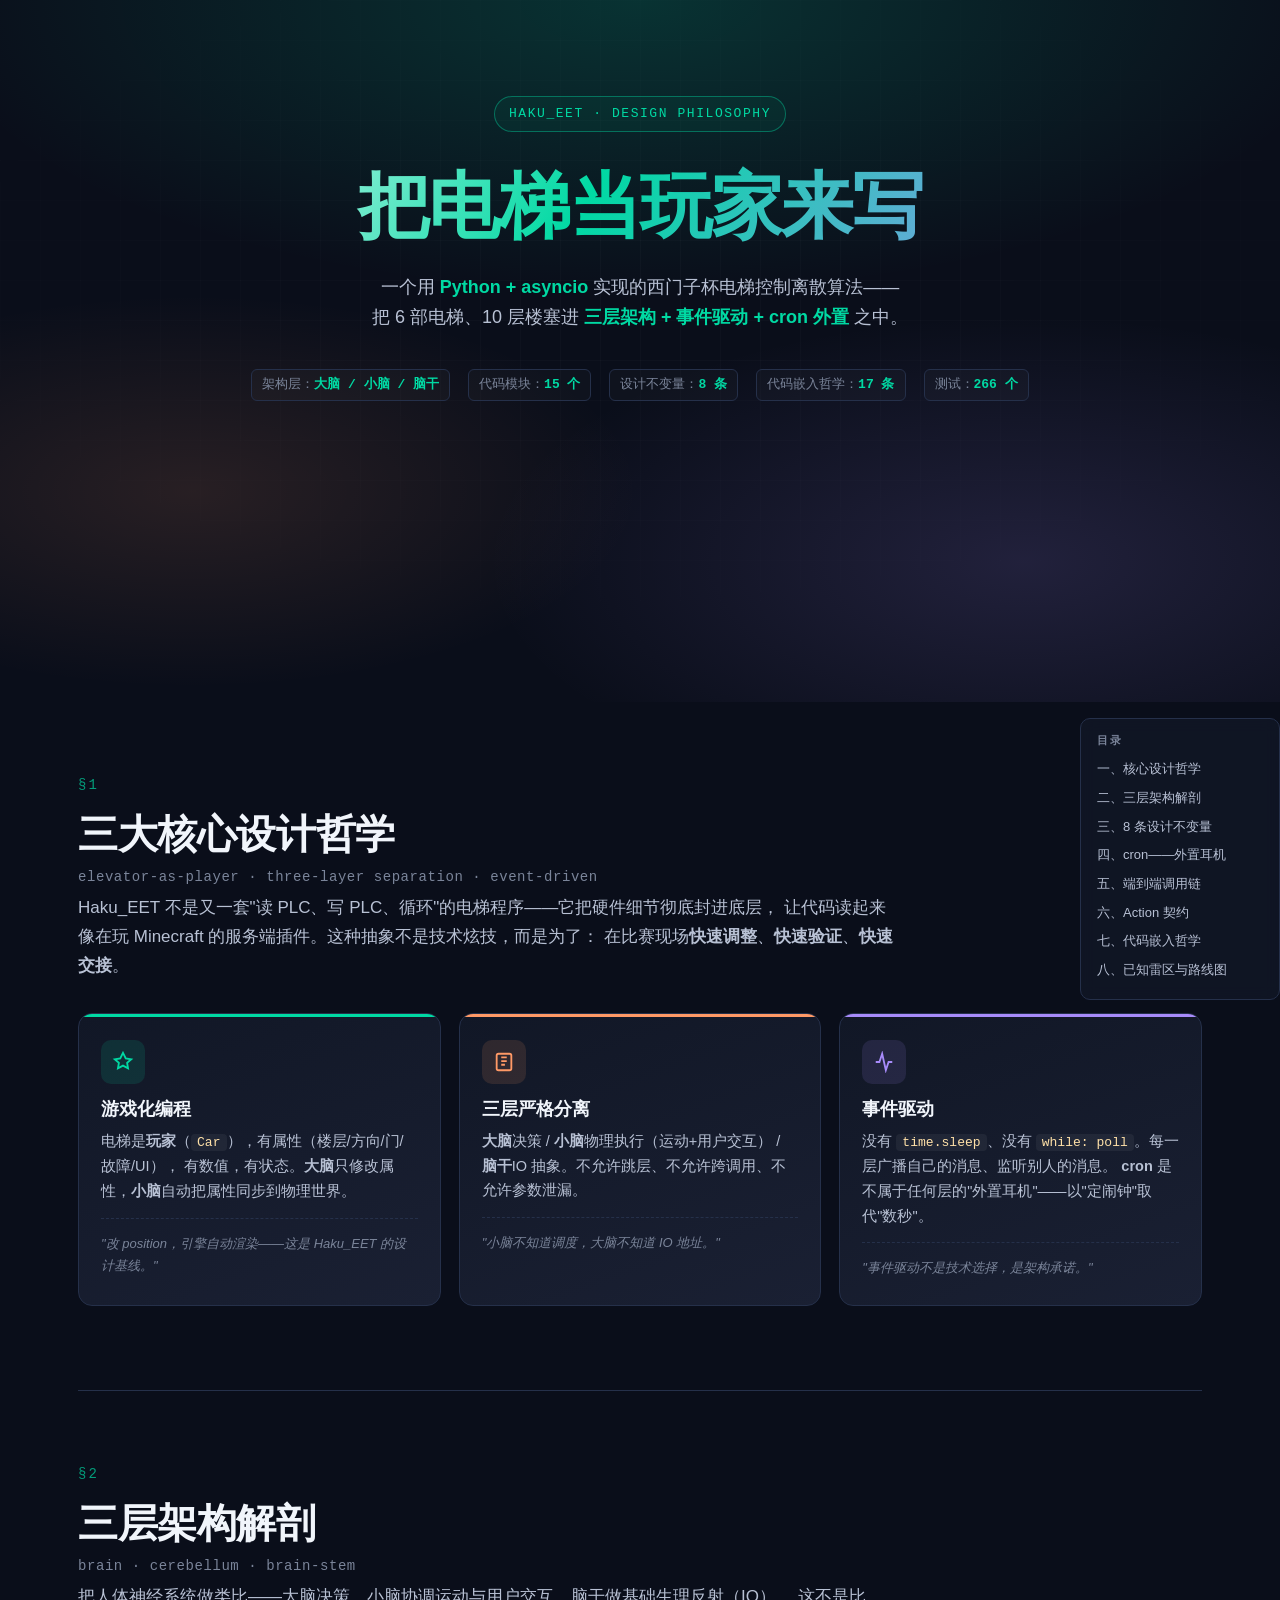
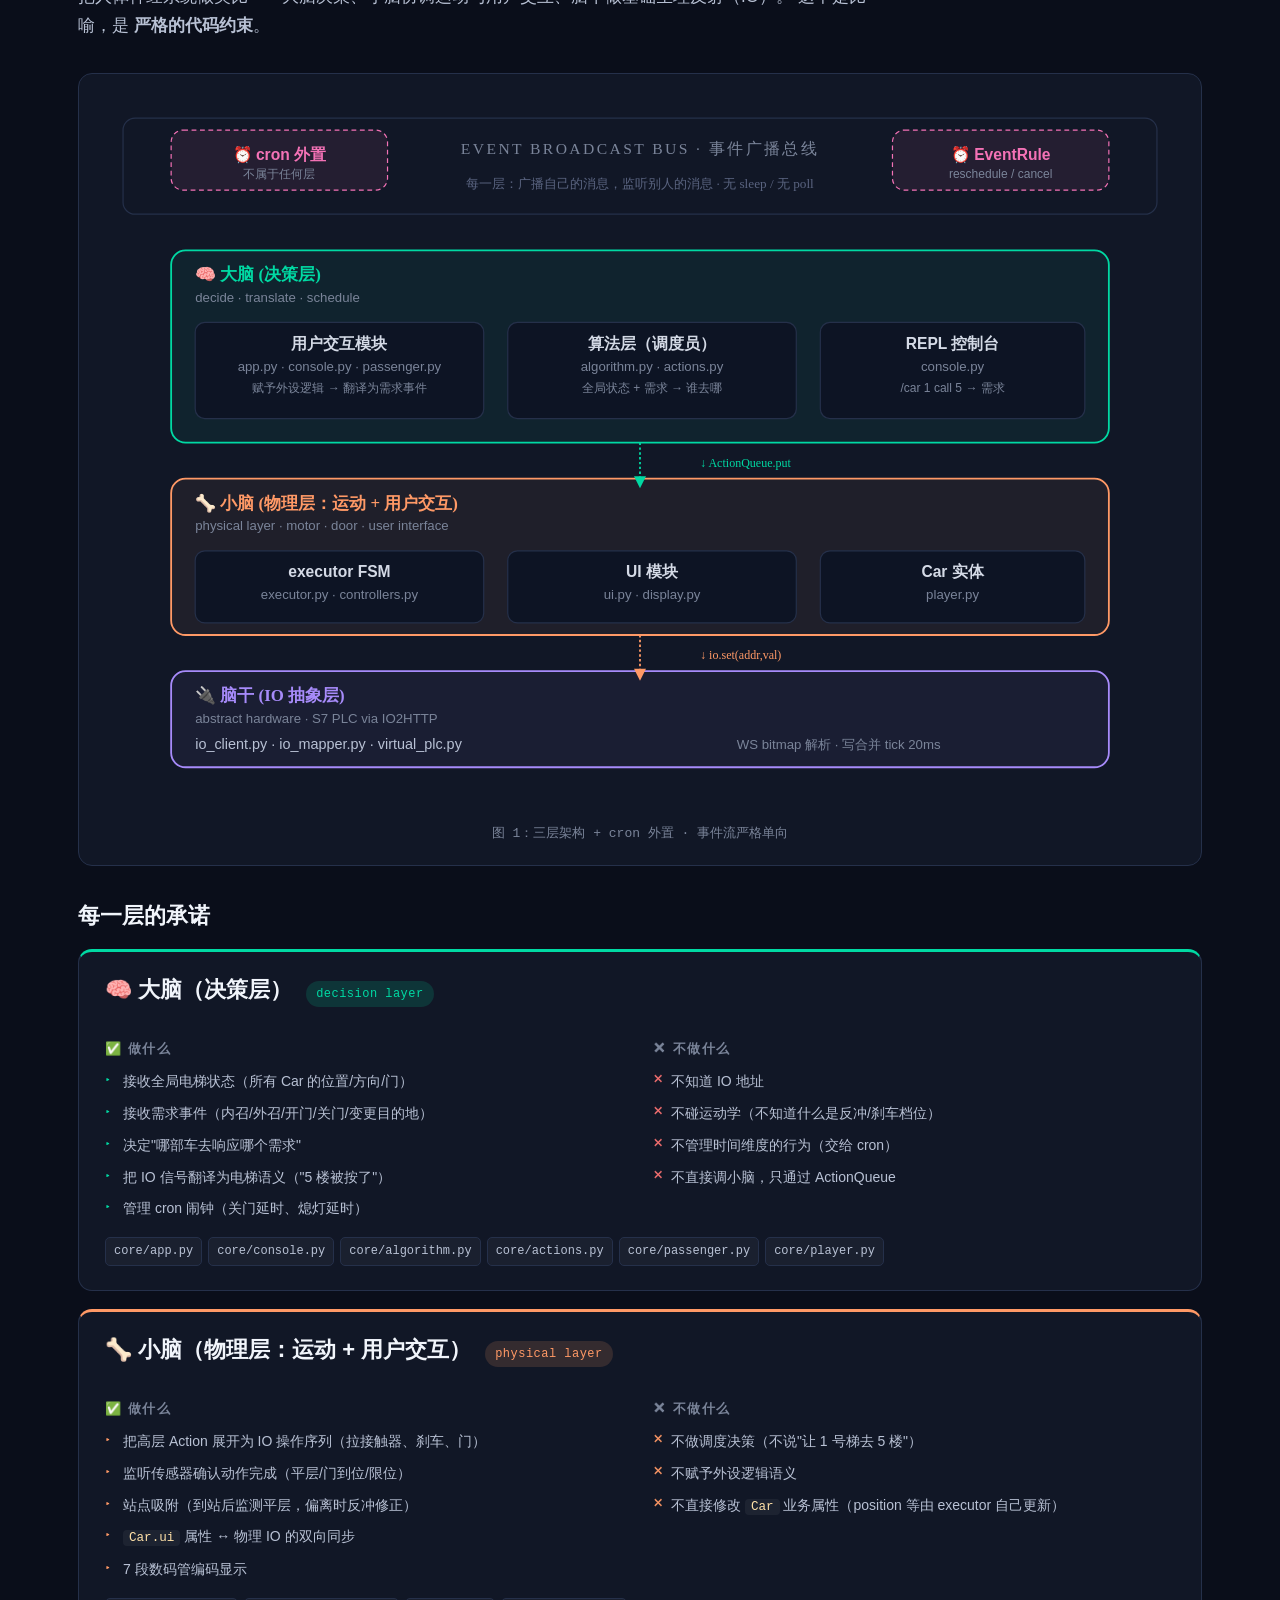
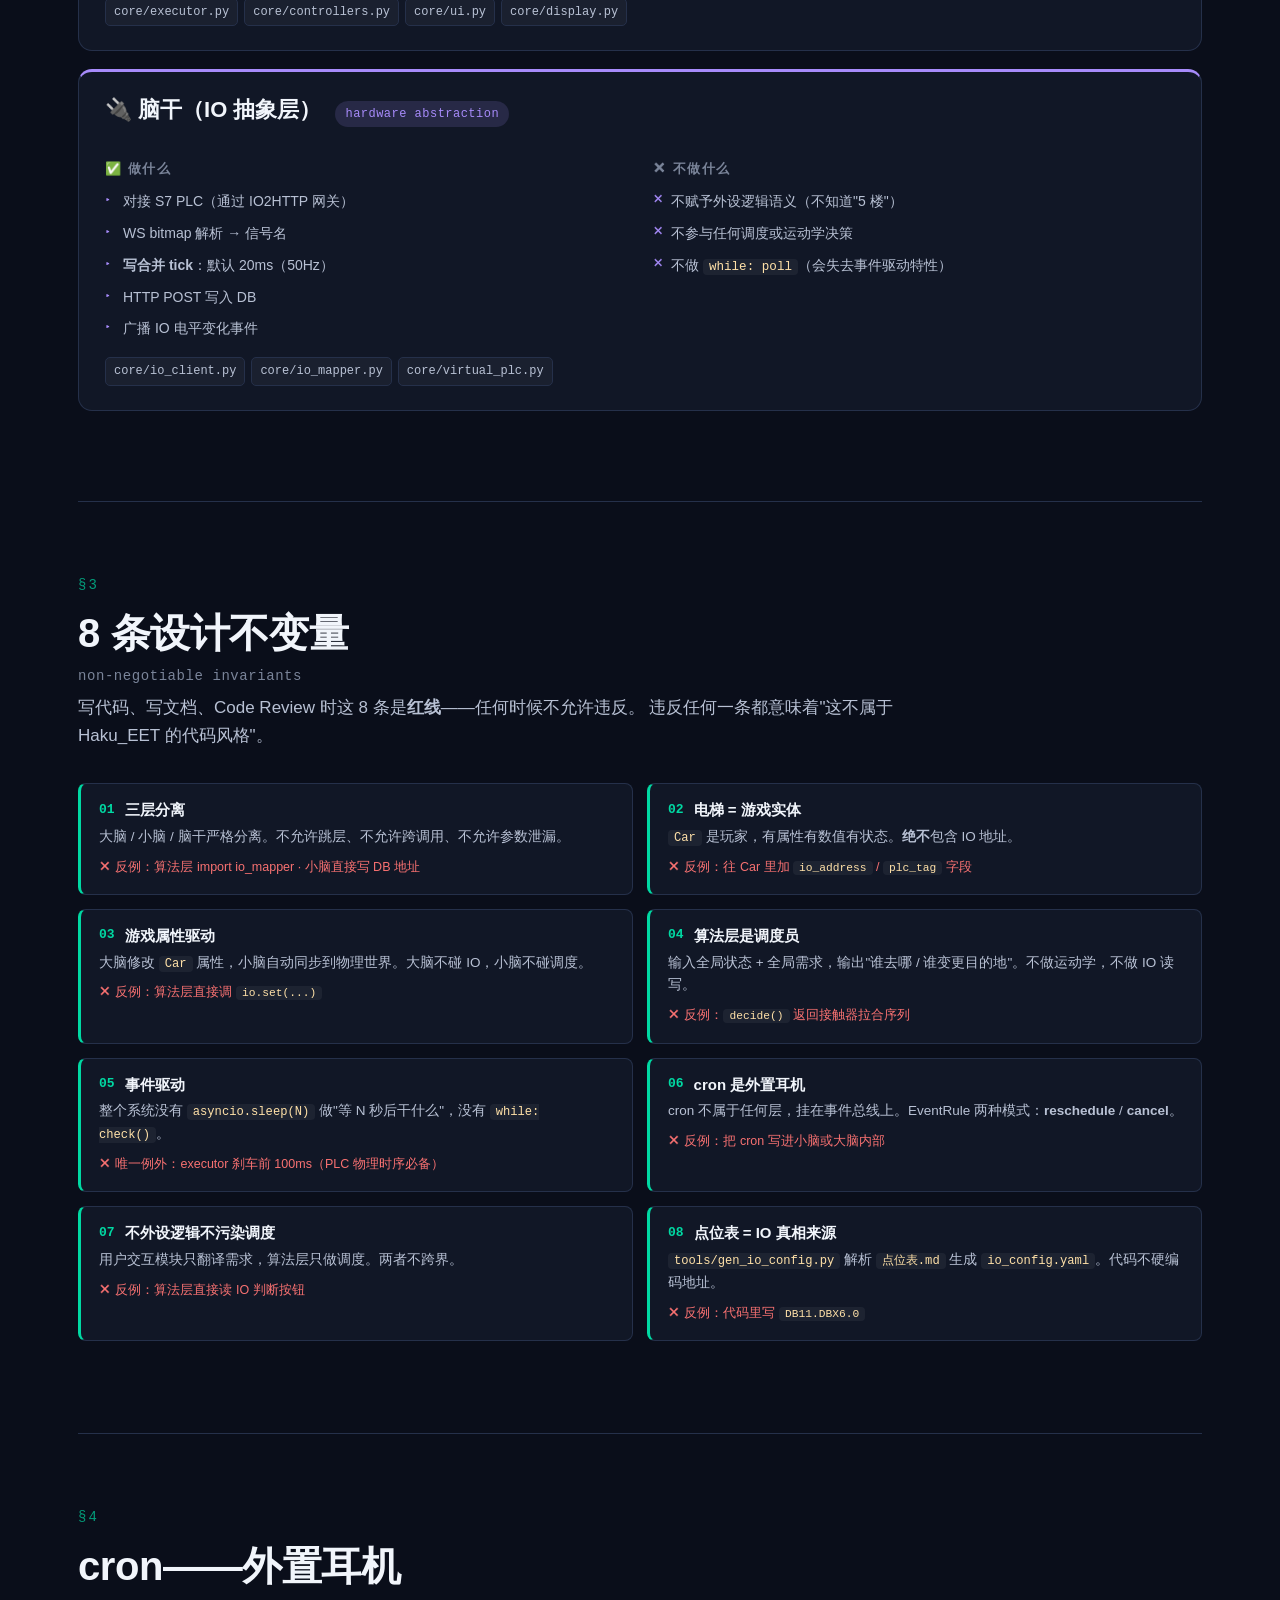
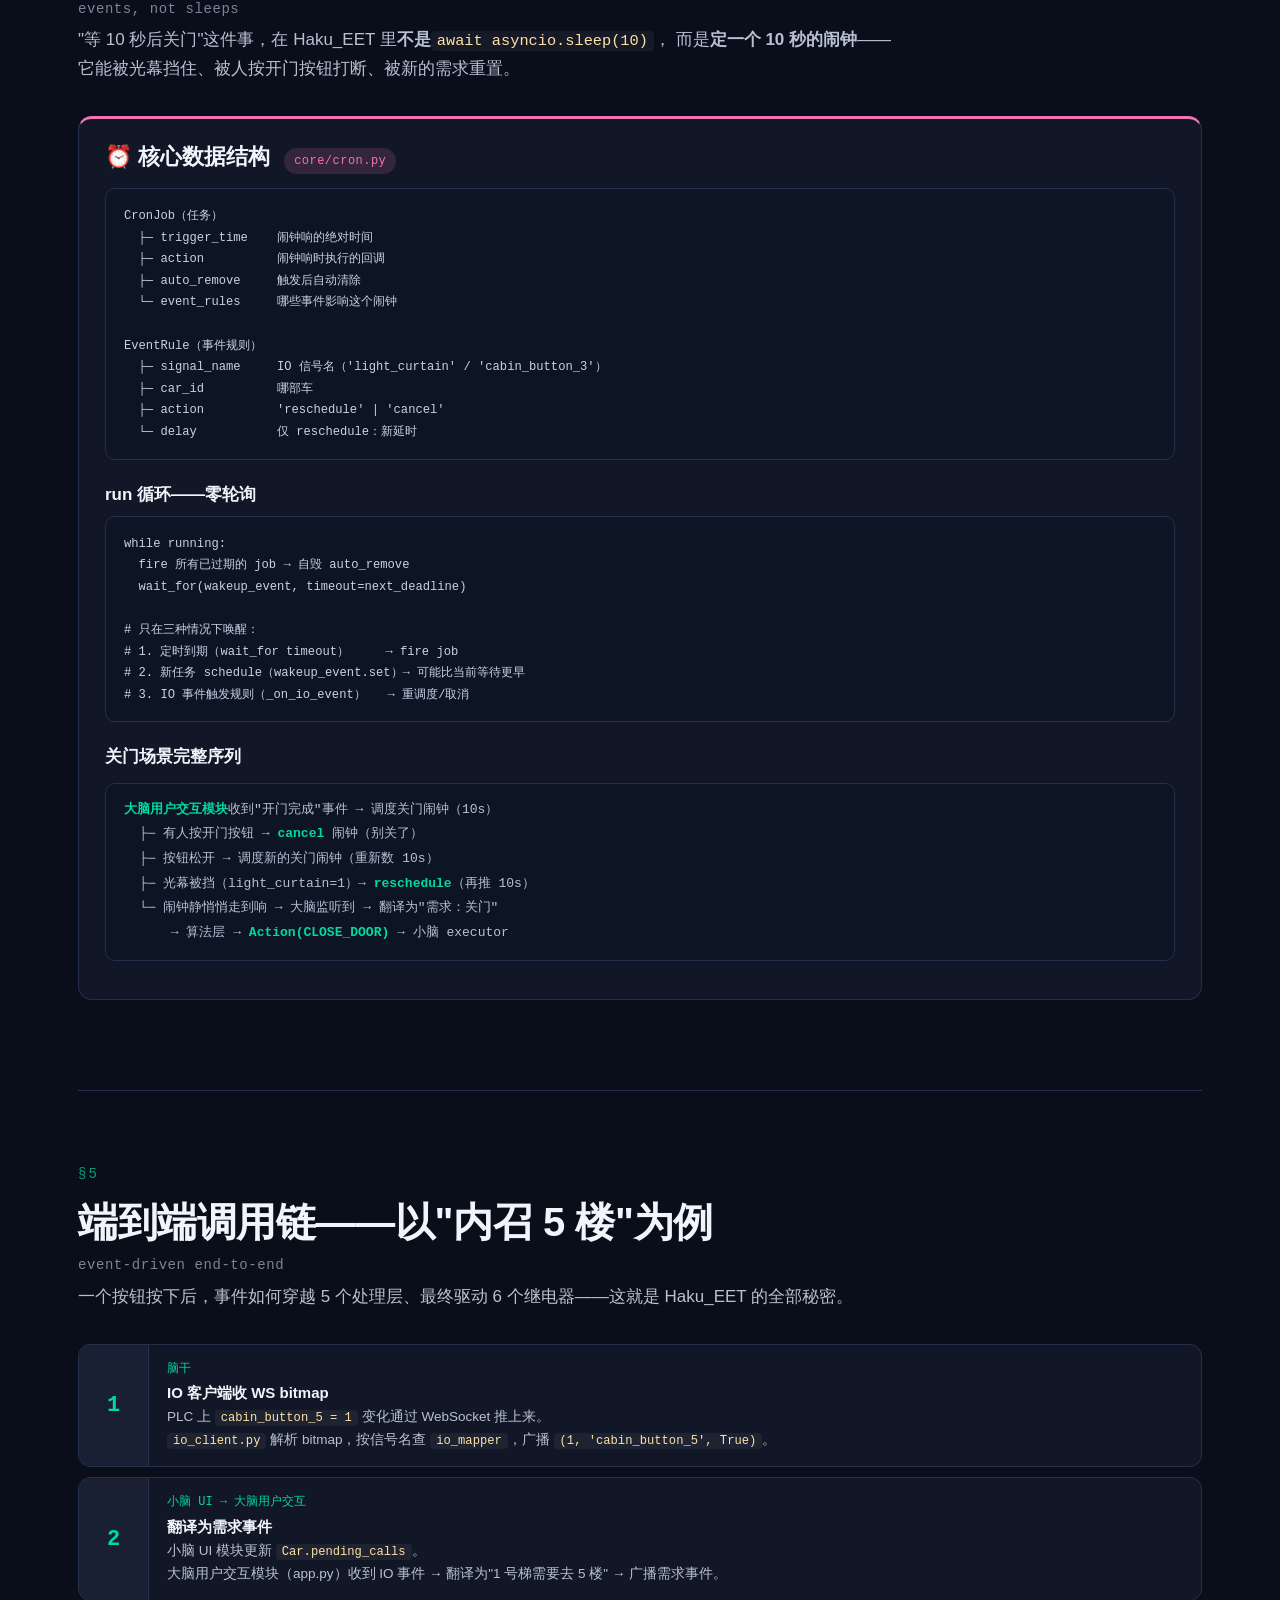
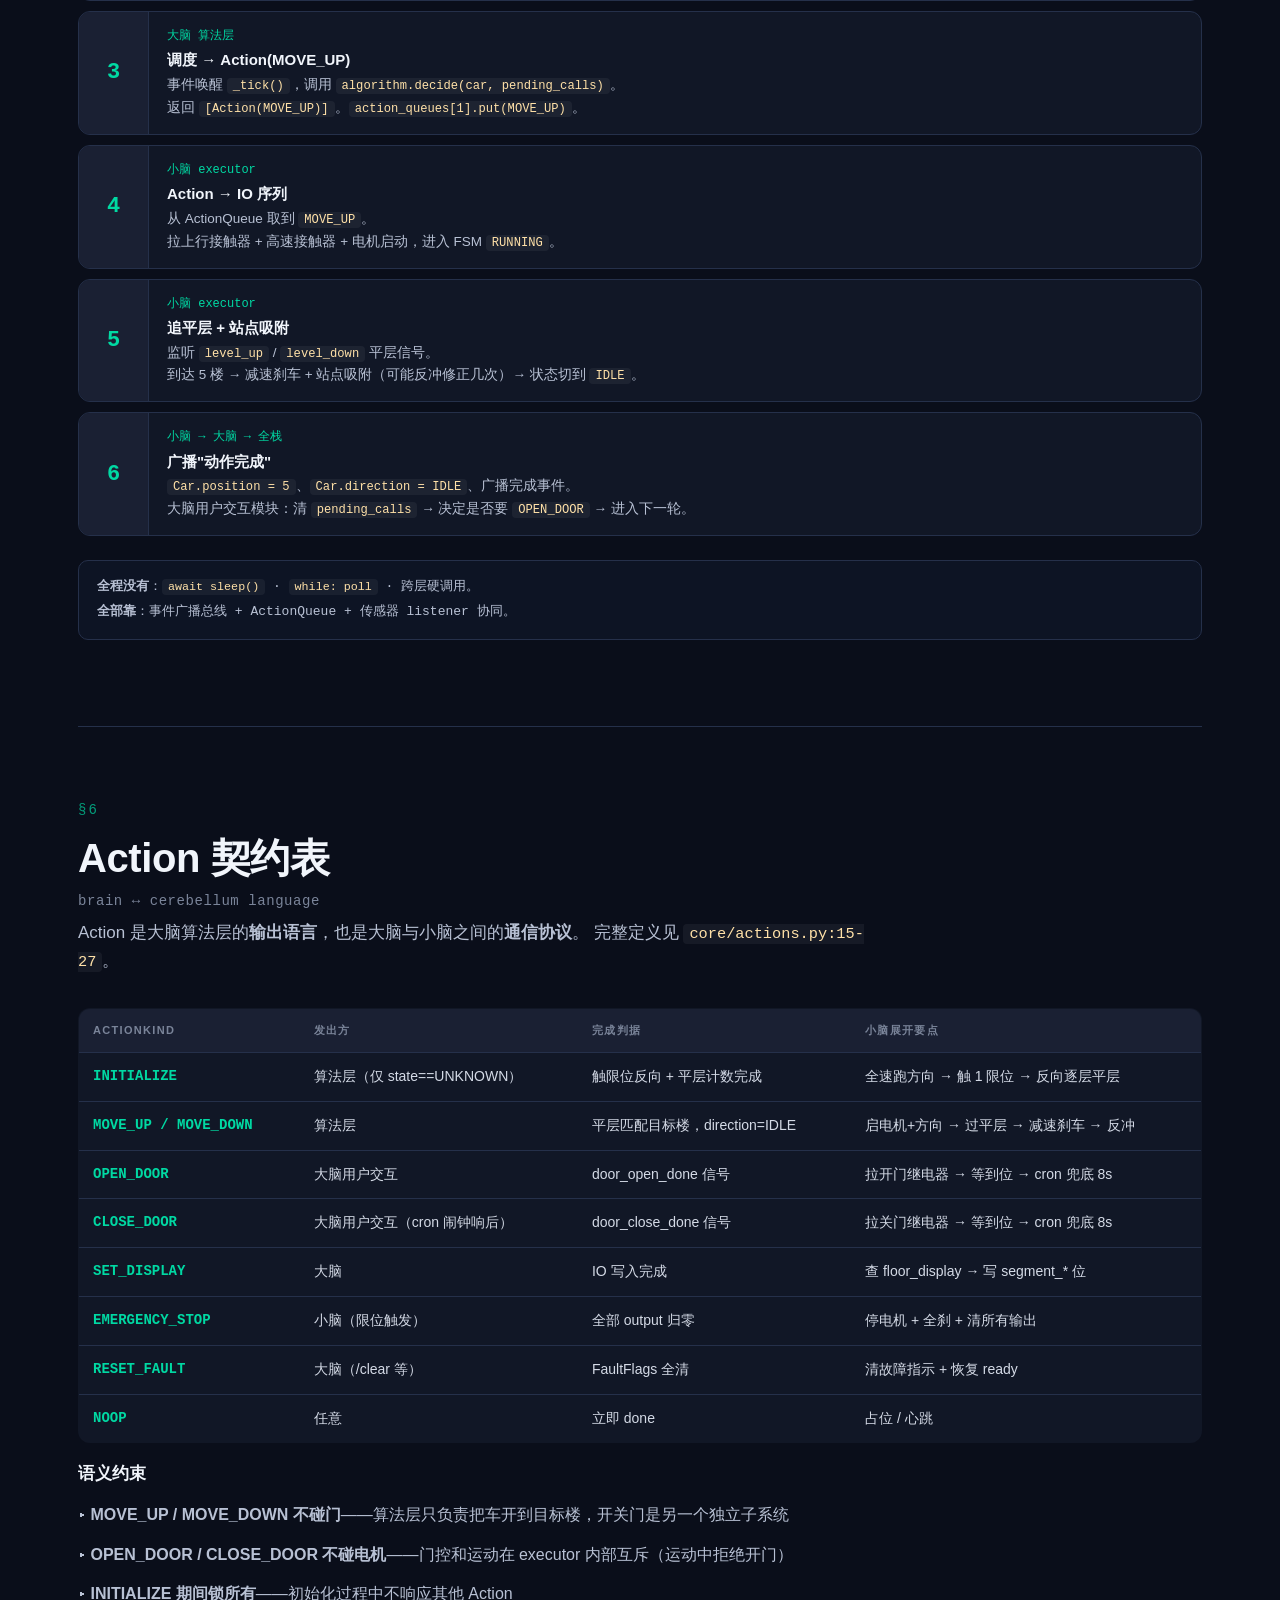
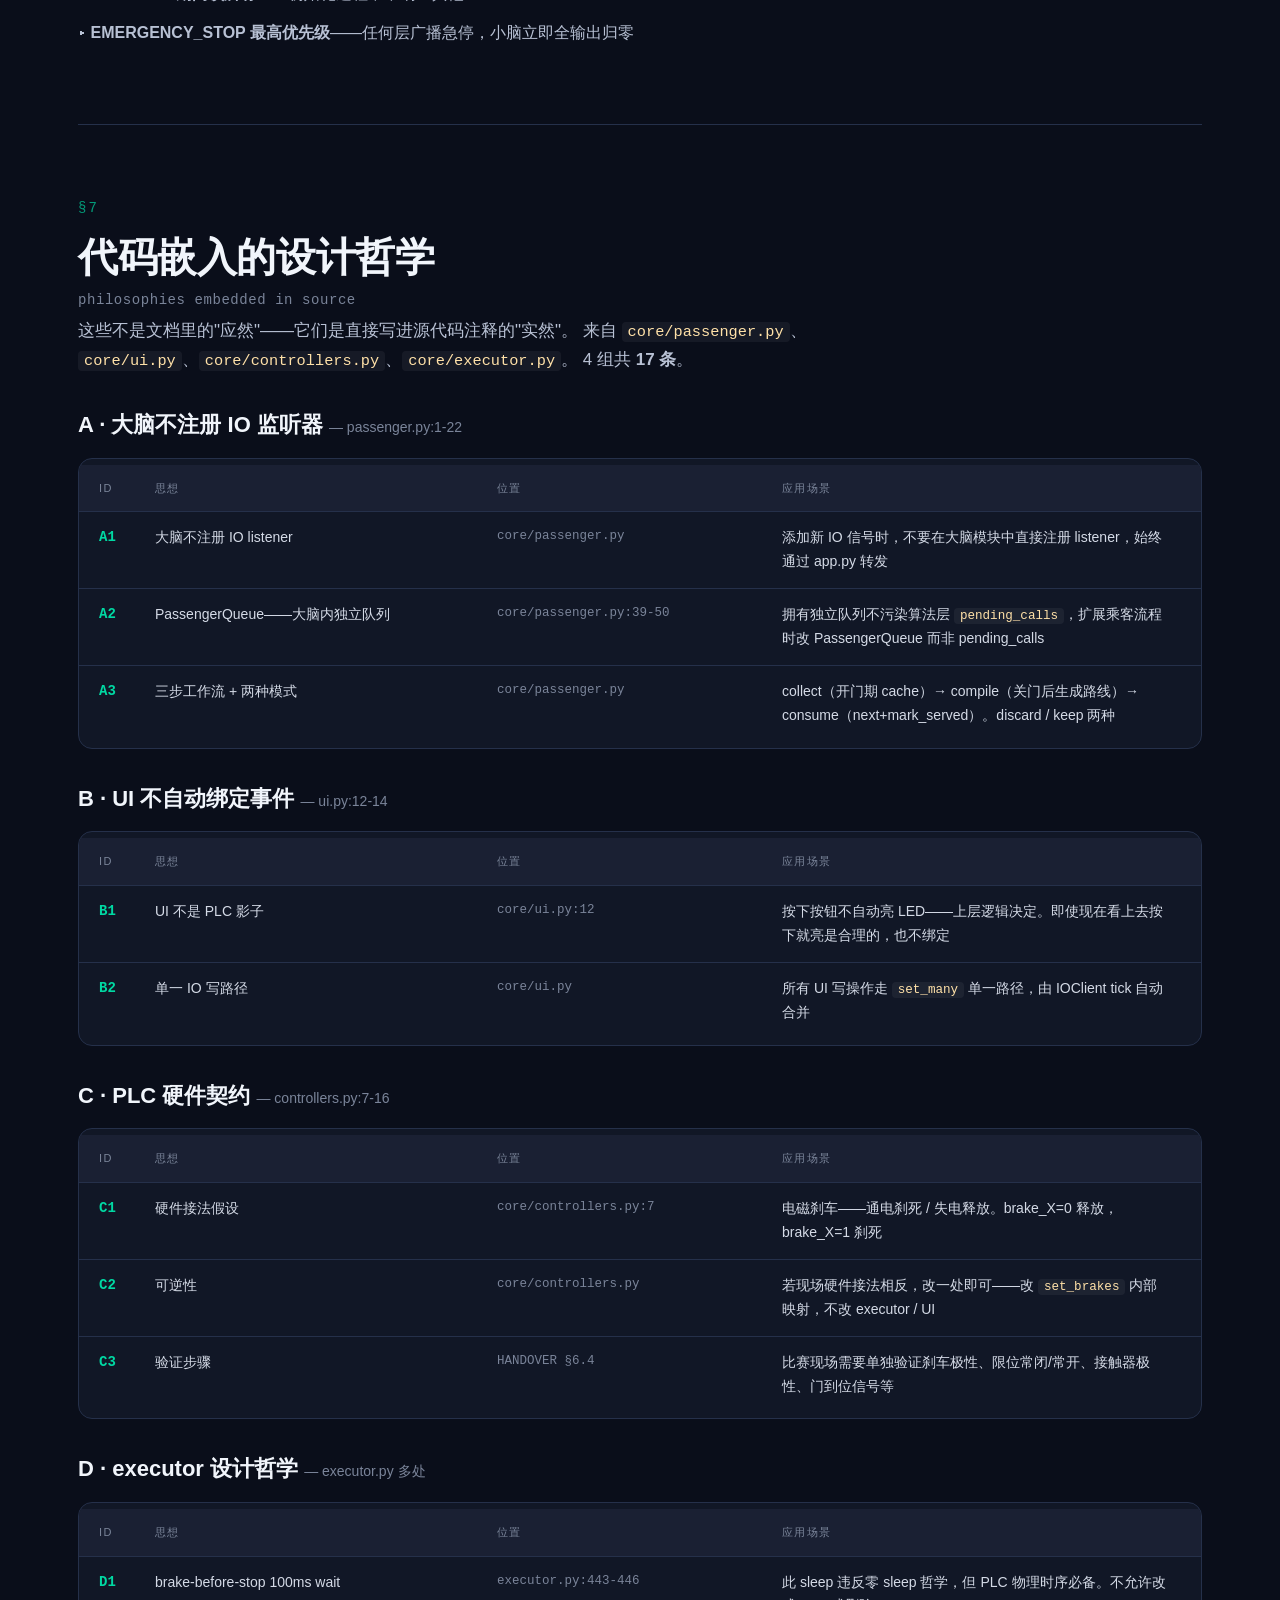
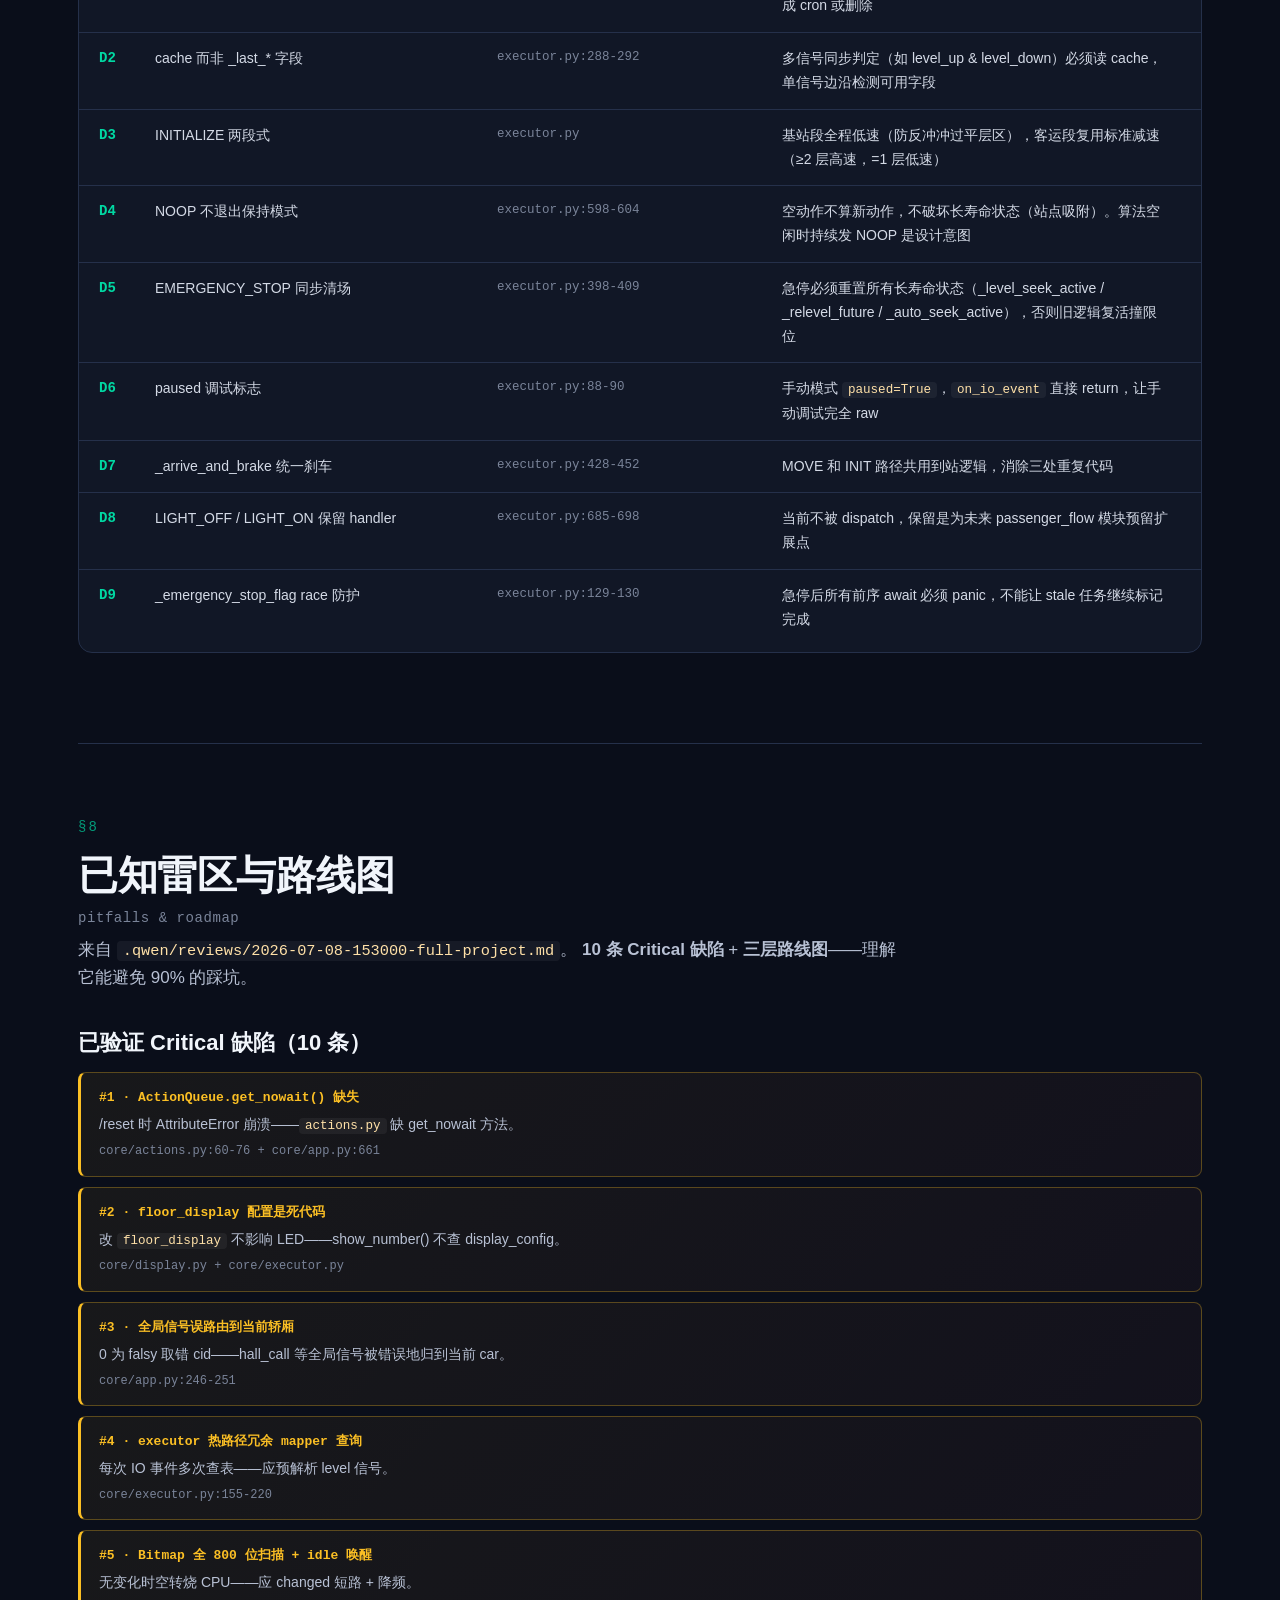
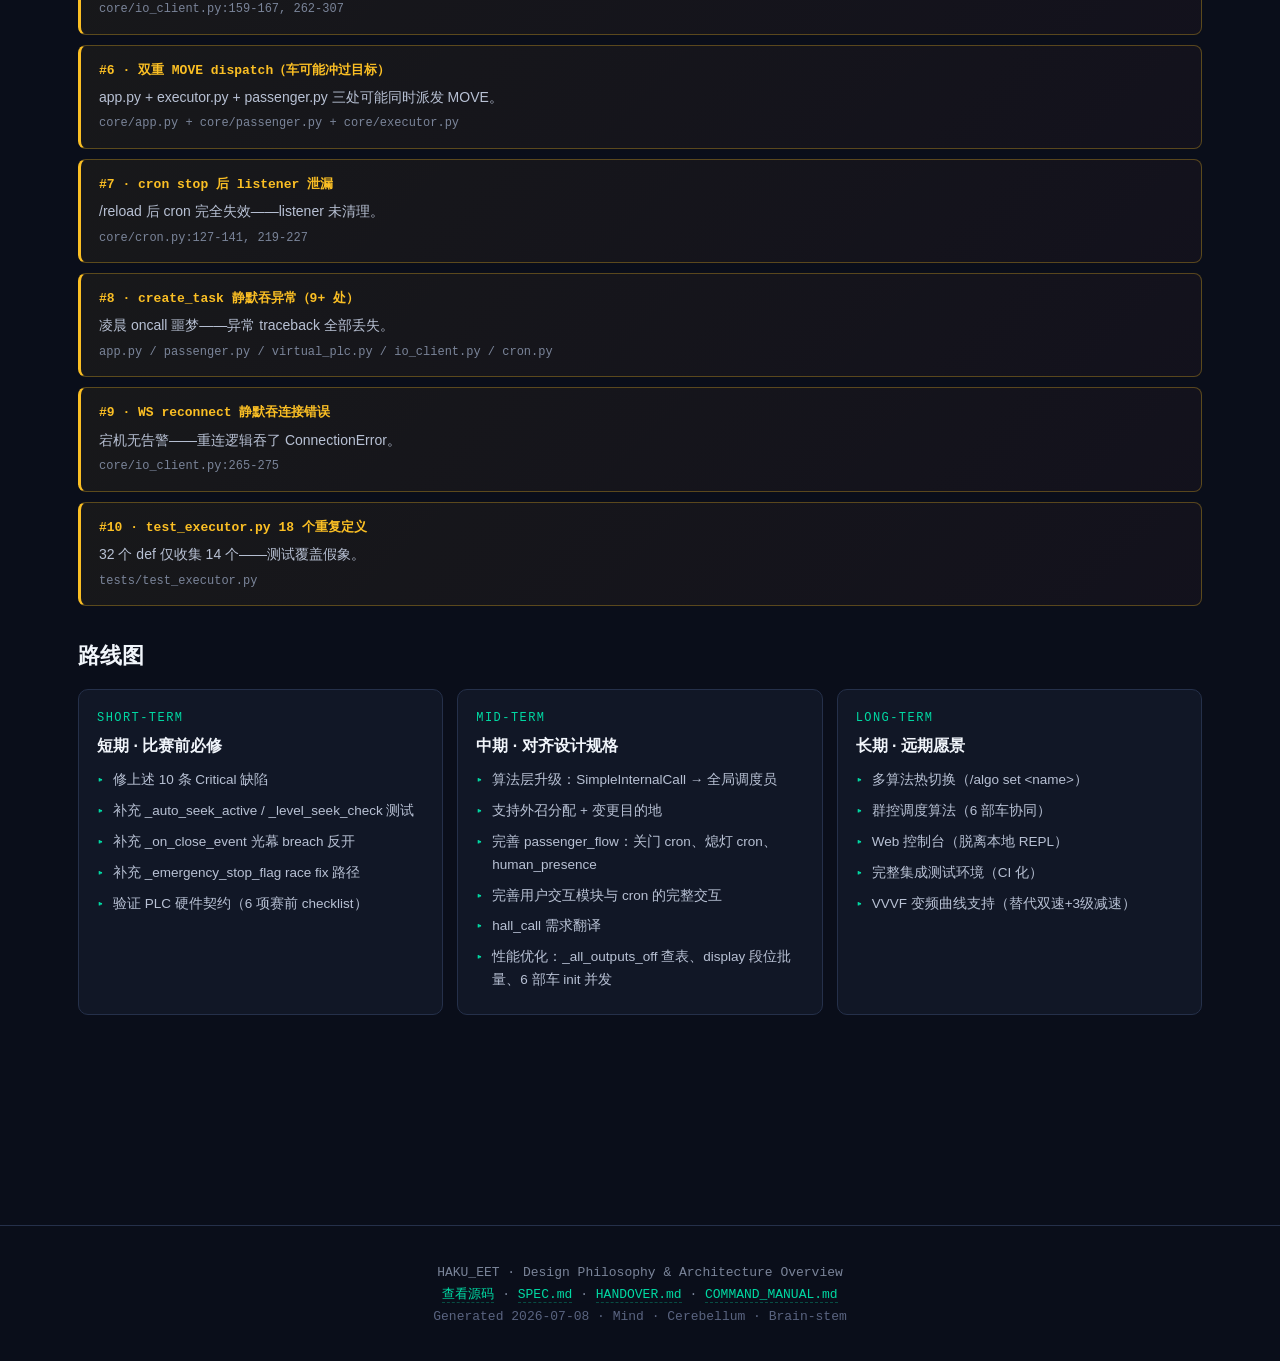
<file: docs/index.html>
<!doctype html>
<html lang="zh-CN">
<head>
<meta charset="utf-8" />
<meta name="viewport" content="width=device-width,initial-scale=1" />
<title>Haku_EET · 设计哲学与架构全景</title>
<style>
  /* ---------- 基础重置 ---------- */
  *,*::before,*::after { box-sizing: border-box; margin: 0; padding: 0; }
  html { scroll-behavior: smooth; scroll-padding-top: 24px; }
  body {
    font-family: -apple-system, BlinkMacSystemFont, "Segoe UI", "PingFang SC",
      "Microsoft YaHei", "Helvetica Neue", Helvetica, Arial, sans-serif;
    background: #0a0e1a;
    color: #d4dae6;
    line-height: 1.7;
    font-size: 16px;
    overflow-x: hidden;
  }
  :root {
    --bg-0: #0a0e1a;
    --bg-1: #111726;
    --bg-2: #1a2033;
    --line: #25304a;
    --text-0: #f1f5fb;
    --text-1: #b8c1d4;
    --text-2: #7a8499;
    --brain: #00d9a3;   /* 大脑 = 青绿 */
    --cere:  #ff9966;   /* 小脑 = 橙 */
    --stem:  #a78bfa;   /* 脑干 = 紫 */
    --cron:  #f472b6;   /* cron  = 粉 */
    --warn:  #fbbf24;
    --err:   #f87171;
    --code-bg: #0d1424;
  }

  code, pre, .mono { font-family: "JetBrains Mono", "Fira Code", Consolas, "Courier New", monospace; }
  pre { background: var(--code-bg); border: 1px solid var(--line); border-radius: 10px; padding: 16px 18px; overflow-x: auto; font-size: 13.5px; line-height: 1.6; color: #c9d2e5; }
  code { background: rgba(255,255,255,.05); padding: 1px 6px; border-radius: 4px; font-size: .9em; color: #ffe1a8; }
  pre code { background: none; padding: 0; color: inherit; }
  a { color: var(--brain); text-decoration: none; border-bottom: 1px dashed rgba(0,217,163,.3); }
  a:hover { border-bottom-color: var(--brain); }
  h1,h2,h3,h4 { color: var(--text-0); line-height: 1.3; font-weight: 700; }

  /* ---------- 顶部 Hero ---------- */
  .hero {
    position: relative;
    min-height: 78vh;
    padding: 96px 32px 80px;
    text-align: center;
    background:
      radial-gradient(ellipse 80% 60% at 50% 0%, rgba(0,217,163,.18), transparent 70%),
      radial-gradient(ellipse 60% 50% at 80% 80%, rgba(167,139,250,.15), transparent 70%),
      radial-gradient(ellipse 50% 40% at 15% 70%, rgba(255,153,102,.12), transparent 70%),
      var(--bg-0);
    overflow: hidden;
  }
  .hero::after {
    content: ""; position: absolute; inset: 0;
    background-image:
      linear-gradient(rgba(255,255,255,.025) 1px, transparent 1px),
      linear-gradient(90deg, rgba(255,255,255,.025) 1px, transparent 1px);
    background-size: 40px 40px;
    pointer-events: none;
    mask-image: radial-gradient(ellipse 70% 60% at 50% 40%, black, transparent);
  }
  .hero-inner { position: relative; z-index: 1; max-width: 1100px; margin: 0 auto; }
  .eyebrow {
    display: inline-block;
    padding: 6px 14px;
    border: 1px solid rgba(0,217,163,.4);
    border-radius: 999px;
    color: var(--brain);
    font-size: 13px;
    letter-spacing: .12em;
    font-family: "JetBrains Mono", monospace;
    margin-bottom: 28px;
    background: rgba(0,217,163,.05);
  }
  .hero h1 {
    font-size: clamp(40px, 6vw, 72px);
    letter-spacing: -.02em;
    margin-bottom: 18px;
    background: linear-gradient(120deg, #ffffff 0%, #00d9a3 45%, #a78bfa 100%);
    -webkit-background-clip: text;
    background-clip: text;
    -webkit-text-fill-color: transparent;
  }
  .hero .tag {
    font-size: clamp(15px, 1.6vw, 18px);
    color: var(--text-1);
    max-width: 720px;
    margin: 0 auto 12px;
  }
  .hero .tag em {
    color: var(--brain); font-style: normal; font-weight: 600;
  }
  .meta-row {
    display: flex; gap: 18px; flex-wrap: wrap; justify-content: center;
    margin-top: 36px; font-size: 13px; color: var(--text-2);
    font-family: "JetBrains Mono", monospace;
  }
  .meta-row span { padding: 4px 10px; border: 1px solid var(--line); border-radius: 6px; background: rgba(255,255,255,.02); }
  .meta-row span b { color: var(--brain); font-weight: 600; }

  /* ---------- 主体布局 ---------- */
  main { max-width: 1180px; margin: 0 auto; padding: 0 28px 120px; }
  section { padding: 72px 0; border-top: 1px solid var(--line); }
  section:first-of-type { border-top: none; }
  .section-num {
    font-family: "JetBrains Mono", monospace;
    font-size: 14px; color: var(--brain); letter-spacing: .15em;
    margin-bottom: 10px; opacity: .7;
  }
  section h2 {
    font-size: clamp(28px, 3.5vw, 40px);
    margin-bottom: 8px; letter-spacing: -.01em;
  }
  section h2 small {
    display: block; font-size: 14px; font-weight: 400; color: var(--text-2);
    margin-top: 8px; font-family: "JetBrains Mono", monospace; letter-spacing: .04em;
  }
  section > p.lead {
    color: var(--text-1); max-width: 820px; font-size: 17px; margin-bottom: 32px;
  }
  section h3 {
    font-size: 22px; margin: 36px 0 14px; color: var(--text-0);
  }
  section h4 { font-size: 17px; margin: 20px 0 10px; color: var(--text-0); }

  /* ---------- 导航 ---------- */
  .toc {
    position: sticky; top: 16px; float: right; width: 200px; margin: 16px 0 0 24px;
    font-size: 13px; line-height: 1.9; z-index: 10;
  }
  .toc-inner {
    background: rgba(17,23,38,.85);
    border: 1px solid var(--line);
    border-radius: 10px;
    padding: 14px 16px;
    backdrop-filter: blur(8px);
  }
  .toc h4 { font-size: 11px; color: var(--text-2); letter-spacing: .15em; margin-bottom: 8px; }
  .toc a { display: block; color: var(--text-1); border: none; padding: 2px 0; transition: color .15s; }
  .toc a:hover, .toc a.active { color: var(--brain); }
  @media (max-width: 1100px) {
    .toc { display: none; }
  }

  /* ---------- 三大哲学卡片 ---------- */
  .triad {
    display: grid; grid-template-columns: repeat(3, 1fr); gap: 18px; margin: 28px 0 12px;
  }
  @media (max-width: 880px) { .triad { grid-template-columns: 1fr; } }
  .triad .card {
    background: linear-gradient(160deg, var(--bg-1), var(--bg-2));
    border: 1px solid var(--line);
    border-radius: 14px;
    padding: 26px 22px;
    position: relative; overflow: hidden;
    transition: transform .2s, border-color .2s;
  }
  .triad .card:hover { transform: translateY(-3px); border-color: rgba(0,217,163,.4); }
  .triad .card::before {
    content: ""; position: absolute; top: 0; left: 0; right: 0; height: 3px;
    background: var(--brain);
  }
  .triad .card.cere::before { background: var(--cere); }
  .triad .card.stem::before { background: var(--stem); }
  .triad .card .ic {
    width: 44px; height: 44px; border-radius: 10px;
    display: flex; align-items: center; justify-content: center;
    background: rgba(0,217,163,.12); margin-bottom: 14px;
  }
  .triad .card.cere .ic { background: rgba(255,153,102,.12); }
  .triad .card.stem .ic { background: rgba(167,139,250,.12); }
  .triad .card h3 { font-size: 18px; margin: 0 0 8px; }
  .triad .card p { color: var(--text-1); font-size: 14.5px; }
  .triad .card .quote {
    margin-top: 14px; padding-top: 14px; border-top: 1px dashed var(--line);
    font-size: 13px; color: var(--text-2); font-style: italic;
  }

  /* ---------- 架构 SVG 容器 ---------- */
  .arch-wrap {
    background: var(--bg-1); border: 1px solid var(--line); border-radius: 14px;
    padding: 20px; margin: 20px 0 28px; overflow-x: auto;
  }
  .arch-wrap svg { display: block; max-width: 100%; height: auto; }
  .arch-caption {
    font-size: 13px; color: var(--text-2); text-align: center; margin-top: 8px;
    font-family: "JetBrains Mono", monospace;
  }

  /* ---------- 8 条不变量 ---------- */
  .inv-grid {
    display: grid; grid-template-columns: repeat(2, 1fr); gap: 14px; margin: 20px 0;
  }
  @media (max-width: 780px) { .inv-grid { grid-template-columns: 1fr; } }
  .inv {
    background: var(--bg-1);
    border: 1px solid var(--line);
    border-left: 3px solid var(--brain);
    border-radius: 8px;
    padding: 16px 18px;
  }
  .inv h4 { font-size: 15px; margin: 0 0 6px; color: var(--text-0); display: flex; align-items: center; gap: 10px; }
  .inv h4 .num { font-family: "JetBrains Mono", monospace; color: var(--brain); font-size: 13px; }
  .inv p { font-size: 13.5px; color: var(--text-1); }
  .inv .bad { color: var(--err); font-size: 12.5px; margin-top: 8px; }
  .inv .bad b { color: var(--text-0); }

  /* ---------- 层次详解 ---------- */
  .layer {
    background: var(--bg-1);
    border: 1px solid var(--line);
    border-radius: 14px;
    padding: 24px 26px;
    margin: 18px 0;
  }
  .layer.brain  { border-top: 3px solid var(--brain); }
  .layer.cereb  { border-top: 3px solid var(--cere); }
  .layer.stem   { border-top: 3px solid var(--stem); }
  .layer.cron   { border-top: 3px solid var(--cron); }
  .layer-head {
    display: flex; align-items: baseline; gap: 14px; flex-wrap: wrap; margin-bottom: 14px;
  }
  .layer-head h3 { margin: 0; font-size: 22px; }
  .layer-head .tag {
    font-size: 12px; padding: 3px 10px; border-radius: 999px;
    font-family: "JetBrains Mono", monospace; letter-spacing: .04em;
  }
  .layer.brain .tag  { background: rgba(0,217,163,.15); color: var(--brain); }
  .layer.cereb .tag  { background: rgba(255,153,102,.15); color: var(--cere); }
  .layer.stem .tag   { background: rgba(167,139,250,.15); color: var(--stem); }
  .layer.cron .tag   { background: rgba(244,114,182,.15); color: var(--cron); }
  .layer-body { display: grid; grid-template-columns: 1fr 1fr; gap: 26px; }
  @media (max-width: 900px) { .layer-body { grid-template-columns: 1fr; } }
  .layer-body h4 { font-size: 13px; color: var(--text-2); text-transform: uppercase; letter-spacing: .12em; margin-bottom: 8px; }
  .layer-body ul { list-style: none; padding: 0; }
  .layer-body li { padding: 4px 0 4px 18px; position: relative; color: var(--text-1); font-size: 14px; }
  .layer-body li::before {
    content: "▸"; position: absolute; left: 0; top: 4px; color: var(--brain); font-size: 11px;
  }
  .layer.cereb li::before { color: var(--cere); }
  .layer.stem  li::before { color: var(--stem); }
  .layer.cron  li::before { color: var(--cron); }
  .layer-body .no::before { content: "✕"; color: var(--err); }
  .module-line {
    display: flex; flex-wrap: wrap; gap: 6px; margin-top: 12px;
  }
  .module-line .m {
    font-family: "JetBrains Mono", monospace; font-size: 12px;
    padding: 3px 8px; border-radius: 5px;
    background: rgba(255,255,255,.04); border: 1px solid var(--line);
    color: var(--text-1);
  }

  /* ---------- 设计哲学（代码嵌入） ---------- */
  .phi-table {
    background: var(--bg-1); border: 1px solid var(--line); border-radius: 14px;
    padding: 6px 0; margin: 18px 0; overflow: hidden;
  }
  .phi-row {
    display: grid; grid-template-columns: 56px 1.2fr 1fr 1.4fr;
    gap: 0; padding: 14px 20px;
    border-bottom: 1px solid var(--line);
    font-size: 14px;
    transition: background .15s;
  }
  .phi-row:hover { background: rgba(255,255,255,.02); }
  .phi-row:last-child { border-bottom: none; }
  .phi-row.head {
    background: var(--bg-2); color: var(--text-2);
    font-size: 11px; letter-spacing: .12em; text-transform: uppercase;
  }
  .phi-row > div { padding-right: 12px; }
  .phi-row .id { font-family: "JetBrains Mono", monospace; color: var(--brain); font-weight: 700; }
  .phi-row.head .id { color: var(--text-2); }
  .phi-row .ctx { color: var(--text-2); font-size: 12.5px; font-family: "JetBrains Mono", monospace; }
  @media (max-width: 780px) {
    .phi-row { grid-template-columns: 1fr; gap: 6px; }
    .phi-row.head { display: none; }
  }

  /* ---------- 时间线 / 调用链 ---------- */
  .timeline { margin: 24px 0; }
  .step {
    display: grid; grid-template-columns: 70px 1fr; gap: 0;
    background: var(--bg-1); border: 1px solid var(--line); border-radius: 12px;
    margin-bottom: 10px; overflow: hidden;
    position: relative;
  }
  .step .num {
    background: var(--bg-2); color: var(--brain);
    display: flex; align-items: center; justify-content: center;
    font-family: "JetBrains Mono", monospace; font-size: 22px; font-weight: 700;
    border-right: 1px solid var(--line);
  }
  .step .body { padding: 14px 18px; }
  .step .body h4 { font-size: 15px; margin: 0 0 4px; }
  .step .body .who { font-size: 12px; color: var(--brain); font-family: "JetBrains Mono", monospace; margin-bottom: 4px; }
  .step .body p { font-size: 13.5px; color: var(--text-1); }
  @media (max-width: 600px) { .step { grid-template-columns: 50px 1fr; } }

  /* ---------- Action 表 ---------- */
  table.action {
    width: 100%; border-collapse: collapse; margin: 18px 0;
    background: var(--bg-1); border: 1px solid var(--line); border-radius: 12px; overflow: hidden;
    font-size: 14px;
  }
  table.action th, table.action td {
    padding: 12px 14px; text-align: left; border-bottom: 1px solid var(--line);
  }
  table.action th {
    background: var(--bg-2); color: var(--text-2);
    font-size: 11px; letter-spacing: .12em; text-transform: uppercase; font-weight: 600;
  }
  table.action tr:last-child td { border-bottom: none; }
  table.action td code { font-size: 12.5px; }
  table.action .k { color: var(--brain); font-family: "JetBrains Mono", monospace; font-weight: 600; }

  /* ---------- 雷区 / 路线图 ---------- */
  .pitfall {
    background: linear-gradient(135deg, rgba(251,191,36,.06), rgba(248,113,113,.04));
    border: 1px solid rgba(251,191,36,.3); border-left: 3px solid var(--warn);
    border-radius: 8px; padding: 14px 18px; margin: 10px 0;
  }
  .pitfall .pid { font-family: "JetBrains Mono", monospace; color: var(--warn); font-weight: 700; font-size: 13px; margin-bottom: 4px; }
  .pitfall p { font-size: 14px; color: var(--text-1); }
  .pitfall .where { font-size: 12px; color: var(--text-2); font-family: "JetBrains Mono", monospace; margin-top: 4px; }
  .roadmap { display: grid; grid-template-columns: repeat(3, 1fr); gap: 14px; margin: 18px 0; }
  @media (max-width: 780px) { .roadmap { grid-template-columns: 1fr; } }
  .roadmap .r {
    background: var(--bg-1); border: 1px solid var(--line); border-radius: 10px;
    padding: 18px;
  }
  .roadmap .r .h { font-size: 12px; color: var(--brain); letter-spacing: .12em; text-transform: uppercase; margin-bottom: 8px; font-family: "JetBrains Mono", monospace; }
  .roadmap .r h4 { margin: 0 0 8px; font-size: 16px; }
  .roadmap .r ul { list-style: none; padding: 0; }
  .roadmap .r li { font-size: 13.5px; color: var(--text-1); padding: 4px 0 4px 16px; position: relative; }
  .roadmap .r li::before { content: "▸"; color: var(--brain); position: absolute; left: 0; top: 4px; }

  /* ---------- 流程小提示 ---------- */
  .flow-note {
    background: var(--code-bg); border: 1px solid var(--line); border-radius: 10px;
    padding: 14px 18px; font-family: "JetBrains Mono", monospace; font-size: 13px;
    color: var(--text-1); margin: 14px 0; line-height: 1.9;
  }
  .flow-note .b { color: var(--brain); font-weight: 700; }
  .flow-note .c { color: var(--cere); font-weight: 700; }
  .flow-note .s { color: var(--stem); font-weight: 700; }
  .flow-note .p { color: var(--cron); font-weight: 700; }

  /* ---------- 页脚 ---------- */
  footer {
    border-top: 1px solid var(--line); padding: 36px 0; text-align: center;
    color: var(--text-2); font-size: 13px; font-family: "JetBrains Mono", monospace;
  }
  footer a { color: var(--brain); }

  /* ---------- 滚动浮现 ---------- */
  .reveal { opacity: 0; transform: translateY(20px); transition: opacity .7s, transform .7s; }
  .reveal.in { opacity: 1; transform: none; }
</style>
</head>
<body>

<!-- ====================== HERO ====================== -->
<header class="hero">
  <div class="hero-inner">
    <div class="eyebrow">HAKU_EET · DESIGN PHILOSOPHY</div>
    <h1>把电梯当玩家来写</h1>
    <p class="tag">
      一个用 <em>Python + asyncio</em> 实现的西门子杯电梯控制离散算法——<br>
      把 6 部电梯、10 层楼塞进 <em>三层架构 + 事件驱动 + cron 外置</em> 之中。
    </p>
    <div class="meta-row">
      <span>架构层：<b>大脑 / 小脑 / 脑干</b></span>
      <span>代码模块：<b>15 个</b></span>
      <span>设计不变量：<b>8 条</b></span>
      <span>代码嵌入哲学：<b>17 条</b></span>
      <span>测试：<b>266 个</b></span>
    </div>
  </div>
</header>

<!-- ====================== 浮动 TOC ====================== -->
<aside class="toc">
  <div class="toc-inner">
    <h4>目录</h4>
    <a href="#s1">一、核心设计哲学</a>
    <a href="#s2">二、三层架构解剖</a>
    <a href="#s3">三、8 条设计不变量</a>
    <a href="#s4">四、cron——外置耳机</a>
    <a href="#s5">五、端到端调用链</a>
    <a href="#s6">六、Action 契约</a>
    <a href="#s7">七、代码嵌入哲学</a>
    <a href="#s8">八、已知雷区与路线图</a>
  </div>
</aside>

<main>

<!-- ====================== §1 核心哲学 ====================== -->
<section id="s1" class="reveal">
  <div class="section-num">§1</div>
  <h2>三大核心设计哲学<small>elevator-as-player · three-layer separation · event-driven</small></h2>
  <p class="lead">
    Haku_EET 不是又一套"读 PLC、写 PLC、循环"的电梯程序——它把硬件细节彻底封进底层，
    让代码读起来像在玩 Minecraft 的服务端插件。这种抽象不是技术炫技，而是为了：
    在比赛现场<strong>快速调整</strong>、<strong>快速验证</strong>、<strong>快速交接</strong>。
  </p>

  <div class="triad">
    <div class="card">
      <div class="ic" style="color:var(--brain)">
        <svg width="22" height="22" viewBox="0 0 24 24" fill="none" stroke="currentColor" stroke-width="2"><path d="M12 2l3 6 6 1-4.5 4 1 6L12 16l-5.5 3 1-6L3 9l6-1z"/></svg>
      </div>
      <h3>游戏化编程</h3>
      <p>
        电梯是<strong>玩家</strong>（<code>Car</code>），有属性（楼层/方向/门/故障/UI），
        有数值，有状态。<strong>大脑</strong>只修改属性，<strong>小脑</strong>自动把属性同步到物理世界。
      </p>
      <div class="quote">"改 position，引擎自动渲染——这是 Haku_EET 的设计基线。"</div>
    </div>

    <div class="card cere">
      <div class="ic" style="color:var(--cere)">
        <svg width="22" height="22" viewBox="0 0 24 24" fill="none" stroke="currentColor" stroke-width="2"><rect x="4" y="3" width="16" height="18" rx="2"/><path d="M9 7h6M9 11h6M9 15h4"/></svg>
      </div>
      <h3>三层严格分离</h3>
      <p>
        <strong>大脑</strong>决策 / <strong>小脑</strong>物理执行（运动+用户交互） /
        <strong>脑干</strong>IO 抽象。不允许跳层、不允许跨调用、不允许参数泄漏。
      </p>
      <div class="quote">"小脑不知道调度，大脑不知道 IO 地址。"</div>
    </div>

    <div class="card stem">
      <div class="ic" style="color:var(--stem)">
        <svg width="22" height="22" viewBox="0 0 24 24" fill="none" stroke="currentColor" stroke-width="2"><path d="M3 12h4l3-9 4 18 3-9h4"/></svg>
      </div>
      <h3>事件驱动</h3>
      <p>
        没有 <code>time.sleep</code>、没有 <code>while: poll</code>。每一层广播自己的消息、监听别人的消息。
        <strong>cron</strong> 是不属于任何层的"外置耳机"——以"定闹钟"取代"数秒"。
      </p>
      <div class="quote">"事件驱动不是技术选择，是架构承诺。"</div>
    </div>
  </div>
</section>

<!-- ====================== §2 三层架构 ====================== -->
<section id="s2" class="reveal">
  <div class="section-num">§2</div>
  <h2>三层架构解剖<small>brain · cerebellum · brain-stem</small></h2>
  <p class="lead">
    把人体神经系统做类比——大脑决策、小脑协调运动与用户交互、脑干做基础生理反射（IO）。
    这不是比喻，是 <strong>严格的代码约束</strong>。
  </p>

  <!-- 架构总览 SVG -->
  <div class="arch-wrap">
    <svg viewBox="0 0 900 600" xmlns="http://www.w3.org/2000/svg">
      <!-- 背景事件总线 -->
      <rect x="20" y="20" width="860" height="80" rx="10" fill="#111726" stroke="#25304a"/>
      <text x="450" y="50" text-anchor="middle" fill="#7a8499" font-family="JetBrains Mono" font-size="13" letter-spacing="2">EVENT BROADCAST BUS · 事件广播总线</text>
      <text x="450" y="78" text-anchor="middle" fill="#5a6480" font-family="JetBrains Mono" font-size="11">每一层：广播自己的消息，监听别人的消息 · 无 sleep / 无 poll</text>

      <!-- 大脑 -->
      <rect x="60" y="130" width="780" height="160" rx="12" fill="rgba(0,217,163,.06)" stroke="#00d9a3" stroke-width="1.5"/>
      <text x="80" y="155" fill="#00d9a3" font-family="JetBrains Mono" font-size="14" font-weight="bold">🧠 大脑 (决策层)</text>
      <text x="80" y="173" fill="#7a8499" font-size="11">decide · translate · schedule</text>
      <!-- 子模块 -->
      <rect x="80" y="190" width="240" height="80" rx="8" fill="#0d1424" stroke="#25304a"/>
      <text x="200" y="212" text-anchor="middle" fill="#d4dae6" font-size="13" font-weight="bold">用户交互模块</text>
      <text x="200" y="230" text-anchor="middle" fill="#7a8499" font-size="11">app.py · console.py · passenger.py</text>
      <text x="200" y="248" text-anchor="middle" fill="#7a8499" font-size="10">赋予外设逻辑 → 翻译为需求事件</text>

      <rect x="340" y="190" width="240" height="80" rx="8" fill="#0d1424" stroke="#25304a"/>
      <text x="460" y="212" text-anchor="middle" fill="#d4dae6" font-size="13" font-weight="bold">算法层（调度员）</text>
      <text x="460" y="230" text-anchor="middle" fill="#7a8499" font-size="11">algorithm.py · actions.py</text>
      <text x="460" y="248" text-anchor="middle" fill="#7a8499" font-size="10">全局状态 + 需求 → 谁去哪</text>

      <rect x="600" y="190" width="220" height="80" rx="8" fill="#0d1424" stroke="#25304a"/>
      <text x="710" y="212" text-anchor="middle" fill="#d4dae6" font-size="13" font-weight="bold">REPL 控制台</text>
      <text x="710" y="230" text-anchor="middle" fill="#7a8499" font-size="11">console.py</text>
      <text x="710" y="248" text-anchor="middle" fill="#7a8499" font-size="10">/car 1 call 5 → 需求</text>

      <!-- 小脑 -->
      <rect x="60" y="320" width="780" height="130" rx="12" fill="rgba(255,153,102,.06)" stroke="#ff9966" stroke-width="1.5"/>
      <text x="80" y="345" fill="#ff9966" font-family="JetBrains Mono" font-size="14" font-weight="bold">🦴 小脑 (物理层：运动 + 用户交互)</text>
      <text x="80" y="363" fill="#7a8499" font-size="11">physical layer · motor · door · user interface</text>

      <rect x="80" y="380" width="240" height="60" rx="8" fill="#0d1424" stroke="#25304a"/>
      <text x="200" y="402" text-anchor="middle" fill="#d4dae6" font-size="13" font-weight="bold">executor FSM</text>
      <text x="200" y="420" text-anchor="middle" fill="#7a8499" font-size="11">executor.py · controllers.py</text>

      <rect x="340" y="380" width="240" height="60" rx="8" fill="#0d1424" stroke="#25304a"/>
      <text x="460" y="402" text-anchor="middle" fill="#d4dae6" font-size="13" font-weight="bold">UI 模块</text>
      <text x="460" y="420" text-anchor="middle" fill="#7a8499" font-size="11">ui.py · display.py</text>

      <rect x="600" y="380" width="220" height="60" rx="8" fill="#0d1424" stroke="#25304a"/>
      <text x="710" y="402" text-anchor="middle" fill="#d4dae6" font-size="13" font-weight="bold">Car 实体</text>
      <text x="710" y="420" text-anchor="middle" fill="#7a8499" font-size="11">player.py</text>

      <!-- 脑干 -->
      <rect x="60" y="480" width="780" height="80" rx="12" fill="rgba(167,139,250,.06)" stroke="#a78bfa" stroke-width="1.5"/>
      <text x="80" y="505" fill="#a78bfa" font-family="JetBrains Mono" font-size="14" font-weight="bold">🔌 脑干 (IO 抽象层)</text>
      <text x="80" y="523" fill="#7a8499" font-size="11">abstract hardware · S7 PLC via IO2HTTP</text>
      <text x="80" y="545" fill="#b8c1d4" font-size="12">io_client.py · io_mapper.py · virtual_plc.py</text>
      <text x="700" y="545" text-anchor="end" fill="#7a8499" font-size="11">WS bitmap 解析 · 写合并 tick 20ms</text>

      <!-- cron 浮岛 -->
      <rect x="60" y="30" width="180" height="50" rx="10" fill="rgba(244,114,182,.08)" stroke="#f472b6" stroke-dasharray="4,3"/>
      <text x="150" y="55" text-anchor="middle" fill="#f472b6" font-size="13" font-weight="bold">⏰ cron 外置</text>
      <text x="150" y="70" text-anchor="middle" fill="#7a8499" font-size="10">不属于任何层</text>
      <rect x="660" y="30" width="180" height="50" rx="10" fill="rgba(244,114,182,.08)" stroke="#f472b6" stroke-dasharray="4,3"/>
      <text x="750" y="55" text-anchor="middle" fill="#f472b6" font-size="13" font-weight="bold">⏰ EventRule</text>
      <text x="750" y="70" text-anchor="middle" fill="#7a8499" font-size="10">reschedule / cancel</text>

      <!-- 流向箭头（单向下行） -->
      <line x1="450" y1="290" x2="450" y2="320" stroke="#00d9a3" stroke-width="1.5" stroke-dasharray="2,2"/>
      <line x1="450" y1="450" x2="450" y2="480" stroke="#ff9966" stroke-width="1.5" stroke-dasharray="2,2"/>
      <polygon points="445,318 455,318 450,328" fill="#00d9a3"/>
      <polygon points="445,478 455,478 450,488" fill="#ff9966"/>

      <!-- 反向注释 -->
      <text x="500" y="310" fill="#00d9a3" font-size="10" font-family="JetBrains Mono">↓ ActionQueue.put</text>
      <text x="500" y="470" fill="#ff9966" font-size="10" font-family="JetBrains Mono">↓ io.set(addr,val)</text>
    </svg>
    <div class="arch-caption">图 1：三层架构 + cron 外置 · 事件流严格单向</div>
  </div>

  <!-- 层次详解 -->
  <h3>每一层的承诺</h3>

  <div class="layer brain">
    <div class="layer-head">
      <h3>🧠 大脑（决策层）</h3>
      <span class="tag">decision layer</span>
    </div>
    <div class="layer-body">
      <div>
        <h4>✅ 做什么</h4>
        <ul>
          <li>接收全局电梯状态（所有 Car 的位置/方向/门）</li>
          <li>接收需求事件（内召/外召/开门/关门/变更目的地）</li>
          <li>决定"哪部车去响应哪个需求"</li>
          <li>把 IO 信号翻译为电梯语义（"5 楼被按了"）</li>
          <li>管理 cron 闹钟（关门延时、熄灯延时）</li>
        </ul>
      </div>
      <div>
        <h4>✕ 不做什么</h4>
        <ul>
          <li class="no">不知道 IO 地址</li>
          <li class="no">不碰运动学（不知道什么是反冲/刹车档位）</li>
          <li class="no">不管理时间维度的行为（交给 cron）</li>
          <li class="no">不直接调小脑，只通过 ActionQueue</li>
        </ul>
      </div>
    </div>
    <div class="module-line">
      <span class="m">core/app.py</span><span class="m">core/console.py</span><span class="m">core/algorithm.py</span><span class="m">core/actions.py</span><span class="m">core/passenger.py</span><span class="m">core/player.py</span>
    </div>
  </div>

  <div class="layer cereb">
    <div class="layer-head">
      <h3>🦴 小脑（物理层：运动 + 用户交互）</h3>
      <span class="tag">physical layer</span>
    </div>
    <div class="layer-body">
      <div>
        <h4>✅ 做什么</h4>
        <ul>
          <li>把高层 Action 展开为 IO 操作序列（拉接触器、刹车、门）</li>
          <li>监听传感器确认动作完成（平层/门到位/限位）</li>
          <li>站点吸附（到站后监测平层，偏离时反冲修正）</li>
          <li><code>Car.ui</code> 属性 ↔ 物理 IO 的双向同步</li>
          <li>7 段数码管编码显示</li>
        </ul>
      </div>
      <div>
        <h4>✕ 不做什么</h4>
        <ul>
          <li class="no">不做调度决策（不说"让 1 号梯去 5 楼"）</li>
          <li class="no">不赋予外设逻辑语义</li>
          <li class="no">不直接修改 <code>Car</code> 业务属性（position 等由 executor 自己更新）</li>
        </ul>
      </div>
    </div>
    <div class="module-line">
      <span class="m">core/executor.py</span><span class="m">core/controllers.py</span><span class="m">core/ui.py</span><span class="m">core/display.py</span>
    </div>
  </div>

  <div class="layer stem">
    <div class="layer-head">
      <h3>🔌 脑干（IO 抽象层）</h3>
      <span class="tag">hardware abstraction</span>
    </div>
    <div class="layer-body">
      <div>
        <h4>✅ 做什么</h4>
        <ul>
          <li>对接 S7 PLC（通过 IO2HTTP 网关）</li>
          <li>WS bitmap 解析 → 信号名</li>
          <li><strong>写合并 tick</strong>：默认 20ms（50Hz）</li>
          <li>HTTP POST 写入 DB</li>
          <li>广播 IO 电平变化事件</li>
        </ul>
      </div>
      <div>
        <h4>✕ 不做什么</h4>
        <ul>
          <li class="no">不赋予外设逻辑语义（不知道"5 楼"）</li>
          <li class="no">不参与任何调度或运动学决策</li>
          <li class="no">不做 <code>while: poll</code>（会失去事件驱动特性）</li>
        </ul>
      </div>
    </div>
    <div class="module-line">
      <span class="m">core/io_client.py</span><span class="m">core/io_mapper.py</span><span class="m">core/virtual_plc.py</span>
    </div>
  </div>
</section>

<!-- ====================== §3 8 条不变量 ====================== -->
<section id="s3" class="reveal">
  <div class="section-num">§3</div>
  <h2>8 条设计不变量<small>non-negotiable invariants</small></h2>
  <p class="lead">
    写代码、写文档、Code Review 时这 8 条是<strong>红线</strong>——任何时候不允许违反。
    违反任何一条都意味着"这不属于 Haku_EET 的代码风格"。
  </p>

  <div class="inv-grid">
    <div class="inv">
      <h4><span class="num">01</span> 三层分离</h4>
      <p>大脑 / 小脑 / 脑干严格分离。不允许跳层、不允许跨调用、不允许参数泄漏。</p>
      <p class="bad">✕ 反例：算法层 import io_mapper · 小脑直接写 DB 地址</p>
    </div>
    <div class="inv">
      <h4><span class="num">02</span> 电梯 = 游戏实体</h4>
      <p><code>Car</code> 是玩家，有属性有数值有状态。<strong>绝不</strong>包含 IO 地址。</p>
      <p class="bad">✕ 反例：往 Car 里加 <code>io_address</code> / <code>plc_tag</code> 字段</p>
    </div>
    <div class="inv">
      <h4><span class="num">03</span> 游戏属性驱动</h4>
      <p>大脑修改 <code>Car</code> 属性，小脑自动同步到物理世界。大脑不碰 IO，小脑不碰调度。</p>
      <p class="bad">✕ 反例：算法层直接调 <code>io.set(...)</code></p>
    </div>
    <div class="inv">
      <h4><span class="num">04</span> 算法层是调度员</h4>
      <p>输入全局状态 + 全局需求，输出"谁去哪 / 谁变更目的地"。不做运动学，不做 IO 读写。</p>
      <p class="bad">✕ 反例：<code>decide()</code> 返回接触器拉合序列</p>
    </div>
    <div class="inv">
      <h4><span class="num">05</span> 事件驱动</h4>
      <p>整个系统没有 <code>asyncio.sleep(N)</code> 做"等 N 秒后干什么"，没有 <code>while: check()</code>。</p>
      <p class="bad">✕ 唯一例外：executor 刹车前 100ms（PLC 物理时序必备）</p>
    </div>
    <div class="inv">
      <h4><span class="num">06</span> cron 是外置耳机</h4>
      <p>cron 不属于任何层，挂在事件总线上。EventRule 两种模式：<strong>reschedule</strong> / <strong>cancel</strong>。</p>
      <p class="bad">✕ 反例：把 cron 写进小脑或大脑内部</p>
    </div>
    <div class="inv">
      <h4><span class="num">07</span> 不外设逻辑不污染调度</h4>
      <p>用户交互模块只翻译需求，算法层只做调度。两者不跨界。</p>
      <p class="bad">✕ 反例：算法层直接读 IO 判断按钮</p>
    </div>
    <div class="inv">
      <h4><span class="num">08</span> 点位表 = IO 真相来源</h4>
      <p><code>tools/gen_io_config.py</code> 解析 <code>点位表.md</code> 生成 <code>io_config.yaml</code>。代码不硬编码地址。</p>
      <p class="bad">✕ 反例：代码里写 <code>DB11.DBX6.0</code></p>
    </div>
  </div>
</section>

<!-- ====================== §4 cron ====================== -->
<section id="s4" class="reveal">
  <div class="section-num">§4</div>
  <h2>cron——外置耳机<small>events, not sleeps</small></h2>
  <p class="lead">
    "等 10 秒后关门"这件事，在 Haku_EET 里<strong>不是</strong><code>await asyncio.sleep(10)</code>，
    而是<strong>定一个 10 秒的闹钟</strong>——它能被光幕挡住、被人按开门按钮打断、被新的需求重置。
  </p>

  <div class="layer cron">
    <div class="layer-head">
      <h3>⏰ 核心数据结构</h3>
      <span class="tag">core/cron.py</span>
    </div>
    <pre><code>CronJob（任务）
  ├─ trigger_time    闹钟响的绝对时间
  ├─ action          闹钟响时执行的回调
  ├─ auto_remove     触发后自动清除
  └─ event_rules     哪些事件影响这个闹钟

EventRule（事件规则）
  ├─ signal_name     IO 信号名（'light_curtain' / 'cabin_button_3'）
  ├─ car_id          哪部车
  ├─ action          'reschedule' | 'cancel'
  └─ delay           仅 reschedule：新延时</code></pre>

    <h4 style="margin-top:24px">run 循环——零轮询</h4>
    <pre><code>while running:
  fire 所有已过期的 job → 自毁 auto_remove
  wait_for(wakeup_event, timeout=next_deadline)

# 只在三种情况下唤醒：
# 1. 定时到期（wait_for timeout）     → fire job
# 2. 新任务 schedule（wakeup_event.set）→ 可能比当前等待更早
# 3. IO 事件触发规则（_on_io_event）   → 重调度/取消</code></pre>

    <h4 style="margin-top:24px">关门场景完整序列</h4>
    <div class="flow-note">
      <span class="b">大脑用户交互模块</span>收到"开门完成"事件 → 调度关门闹钟（10s）<br>
      &nbsp;&nbsp;├─ 有人按开门按钮 → <span class="b">cancel</span> 闹钟（别关了）<br>
      &nbsp;&nbsp;├─ 按钮松开 → 调度新的关门闹钟（重新数 10s）<br>
      &nbsp;&nbsp;├─ 光幕被挡（light_curtain=1）→ <span class="b">reschedule</span>（再推 10s）<br>
      &nbsp;&nbsp;└─ 闹钟静悄悄走到响 → 大脑监听到 → 翻译为"需求：关门"<br>
      &nbsp;&nbsp;&nbsp;&nbsp;&nbsp;&nbsp;→ 算法层 → <span class="b">Action(CLOSE_DOOR)</span> → 小脑 executor
    </div>
  </div>
</section>

<!-- ====================== §5 调用链 ====================== -->
<section id="s5" class="reveal">
  <div class="section-num">§5</div>
  <h2>端到端调用链——以"内召 5 楼"为例<small>event-driven end-to-end</small></h2>
  <p class="lead">
    一个按钮按下后，事件如何穿越 5 个处理层、最终驱动 6 个继电器——这就是 Haku_EET 的全部秘密。
  </p>

  <div class="timeline">
    <div class="step">
      <div class="num">1</div>
      <div class="body">
        <div class="who">脑干</div>
        <h4>IO 客户端收 WS bitmap</h4>
        <p>PLC 上 <code>cabin_button_5 = 1</code> 变化通过 WebSocket 推上来。<br>
        <code>io_client.py</code> 解析 bitmap，按信号名查 <code>io_mapper</code>，广播 <code>(1, 'cabin_button_5', True)</code>。</p>
      </div>
    </div>
    <div class="step">
      <div class="num">2</div>
      <div class="body">
        <div class="who">小脑 UI → 大脑用户交互</div>
        <h4>翻译为需求事件</h4>
        <p>小脑 UI 模块更新 <code>Car.pending_calls</code>。<br>
        大脑用户交互模块（app.py）收到 IO 事件 → 翻译为"1 号梯需要去 5 楼" → 广播需求事件。</p>
      </div>
    </div>
    <div class="step">
      <div class="num">3</div>
      <div class="body">
        <div class="who">大脑 算法层</div>
        <h4>调度 → Action(MOVE_UP)</h4>
        <p>事件唤醒 <code>_tick()</code>，调用 <code>algorithm.decide(car, pending_calls)</code>。<br>
        返回 <code>[Action(MOVE_UP)]</code>。<code>action_queues[1].put(MOVE_UP)</code>。</p>
      </div>
    </div>
    <div class="step">
      <div class="num">4</div>
      <div class="body">
        <div class="who">小脑 executor</div>
        <h4>Action → IO 序列</h4>
        <p>从 ActionQueue 取到 <code>MOVE_UP</code>。<br>
        拉上行接触器 + 高速接触器 + 电机启动，进入 FSM <code>RUNNING</code>。</p>
      </div>
    </div>
    <div class="step">
      <div class="num">5</div>
      <div class="body">
        <div class="who">小脑 executor</div>
        <h4>追平层 + 站点吸附</h4>
        <p>监听 <code>level_up</code> / <code>level_down</code> 平层信号。<br>
        到达 5 楼 → 减速刹车 + 站点吸附（可能反冲修正几次）→ 状态切到 <code>IDLE</code>。</p>
      </div>
    </div>
    <div class="step">
      <div class="num">6</div>
      <div class="body">
        <div class="who">小脑 → 大脑 → 全栈</div>
        <h4>广播"动作完成"</h4>
        <p><code>Car.position = 5</code>、<code>Car.direction = IDLE</code>、广播完成事件。<br>
        大脑用户交互模块：清 <code>pending_calls</code> → 决定是否要 <code>OPEN_DOOR</code> → 进入下一轮。</p>
      </div>
    </div>
  </div>

  <div class="flow-note">
    <strong>全程没有</strong>：<code>await sleep()</code> · <code>while: poll</code> · 跨层硬调用。<br>
    <strong>全部靠</strong>：事件广播总线 + ActionQueue + 传感器 listener 协同。
  </div>
</section>

<!-- ====================== §6 Action 契约 ====================== -->
<section id="s6" class="reveal">
  <div class="section-num">§6</div>
  <h2>Action 契约表<small>brain ↔ cerebellum language</small></h2>
  <p class="lead">
    Action 是大脑算法层的<strong>输出语言</strong>，也是大脑与小脑之间的<strong>通信协议</strong>。
    完整定义见 <code>core/actions.py:15-27</code>。
  </p>

  <table class="action">
    <thead>
      <tr>
        <th>ActionKind</th>
        <th>发出方</th>
        <th>完成判据</th>
        <th>小脑展开要点</th>
      </tr>
    </thead>
    <tbody>
      <tr><td class="k">INITIALIZE</td><td>算法层（仅 state==UNKNOWN）</td><td>触限位反向 + 平层计数完成</td><td>全速跑方向 → 触 1 限位 → 反向逐层平层</td></tr>
      <tr><td class="k">MOVE_UP / MOVE_DOWN</td><td>算法层</td><td>平层匹配目标楼，direction=IDLE</td><td>启电机+方向 → 过平层 → 减速刹车 → 反冲</td></tr>
      <tr><td class="k">OPEN_DOOR</td><td>大脑用户交互</td><td>door_open_done 信号</td><td>拉开门继电器 → 等到位 → cron 兜底 8s</td></tr>
      <tr><td class="k">CLOSE_DOOR</td><td>大脑用户交互（cron 闹钟响后）</td><td>door_close_done 信号</td><td>拉关门继电器 → 等到位 → cron 兜底 8s</td></tr>
      <tr><td class="k">SET_DISPLAY</td><td>大脑</td><td>IO 写入完成</td><td>查 floor_display → 写 segment_* 位</td></tr>
      <tr><td class="k">EMERGENCY_STOP</td><td>小脑（限位触发）</td><td>全部 output 归零</td><td>停电机 + 全刹 + 清所有输出</td></tr>
      <tr><td class="k">RESET_FAULT</td><td>大脑（/clear 等）</td><td>FaultFlags 全清</td><td>清故障指示 + 恢复 ready</td></tr>
      <tr><td class="k">NOOP</td><td>任意</td><td>立即 done</td><td>占位 / 心跳</td></tr>
    </tbody>
  </table>

  <h4>语义约束</h4>
  <ul style="list-style:none;padding:0;">
    <li style="padding:6px 0;color:var(--text-1);">▸ <strong>MOVE_UP / MOVE_DOWN 不碰门</strong>——算法层只负责把车开到目标楼，开关门是另一个独立子系统</li>
    <li style="padding:6px 0;color:var(--text-1);">▸ <strong>OPEN_DOOR / CLOSE_DOOR 不碰电机</strong>——门控和运动在 executor 内部互斥（运动中拒绝开门）</li>
    <li style="padding:6px 0;color:var(--text-1);">▸ <strong>INITIALIZE 期间锁所有</strong>——初始化过程中不响应其他 Action</li>
    <li style="padding:6px 0;color:var(--text-1);">▸ <strong>EMERGENCY_STOP 最高优先级</strong>——任何层广播急停，小脑立即全输出归零</li>
  </ul>
</section>

<!-- ====================== §7 代码嵌入哲学 ====================== -->
<section id="s7" class="reveal">
  <div class="section-num">§7</div>
  <h2>代码嵌入的设计哲学<small>philosophies embedded in source</small></h2>
  <p class="lead">
    这些不是文档里的"应然"——它们是直接写进源代码注释的"实然"。
    来自 <code>core/passenger.py</code>、<code>core/ui.py</code>、<code>core/controllers.py</code>、<code>core/executor.py</code>。
    4 组共 <strong>17 条</strong>。
  </p>

  <h3>A · 大脑不注册 IO 监听器 <span style="color:var(--text-2);font-weight:400;font-size:14px;">— passenger.py:1-22</span></h3>
  <div class="phi-table">
    <div class="phi-row head"><div>ID</div><div>思想</div><div>位置</div><div>应用场景</div></div>
    <div class="phi-row"><div class="id">A1</div><div>大脑不注册 IO listener</div><div class="ctx">core/passenger.py</div><div>添加新 IO 信号时，不要在大脑模块中直接注册 listener，始终通过 app.py 转发</div></div>
    <div class="phi-row"><div class="id">A2</div><div>PassengerQueue——大脑内独立队列</div><div class="ctx">core/passenger.py:39-50</div><div>拥有独立队列不污染算法层 <code>pending_calls</code>，扩展乘客流程时改 PassengerQueue 而非 pending_calls</div></div>
    <div class="phi-row"><div class="id">A3</div><div>三步工作流 + 两种模式</div><div class="ctx">core/passenger.py</div><div>collect（开门期 cache）→ compile（关门后生成路线）→ consume（next+mark_served）。discard / keep 两种</div></div>
  </div>

  <h3>B · UI 不自动绑定事件 <span style="color:var(--text-2);font-weight:400;font-size:14px;">— ui.py:12-14</span></h3>
  <div class="phi-table">
    <div class="phi-row head"><div>ID</div><div>思想</div><div>位置</div><div>应用场景</div></div>
    <div class="phi-row"><div class="id">B1</div><div>UI 不是 PLC 影子</div><div class="ctx">core/ui.py:12</div><div>按下按钮不自动亮 LED——上层逻辑决定。即使现在看上去按下就亮是合理的，也不绑定</div></div>
    <div class="phi-row"><div class="id">B2</div><div>单一 IO 写路径</div><div class="ctx">core/ui.py</div><div>所有 UI 写操作走 <code>set_many</code> 单一路径，由 IOClient tick 自动合并</div></div>
  </div>

  <h3>C · PLC 硬件契约 <span style="color:var(--text-2);font-weight:400;font-size:14px;">— controllers.py:7-16</span></h3>
  <div class="phi-table">
    <div class="phi-row head"><div>ID</div><div>思想</div><div>位置</div><div>应用场景</div></div>
    <div class="phi-row"><div class="id">C1</div><div>硬件接法假设</div><div class="ctx">core/controllers.py:7</div><div>电磁刹车——通电刹死 / 失电释放。brake_X=0 释放，brake_X=1 刹死</div></div>
    <div class="phi-row"><div class="id">C2</div><div>可逆性</div><div class="ctx">core/controllers.py</div><div>若现场硬件接法相反，改一处即可——改 <code>set_brakes</code> 内部映射，不改 executor / UI</div></div>
    <div class="phi-row"><div class="id">C3</div><div>验证步骤</div><div class="ctx">HANDOVER §6.4</div><div>比赛现场需要单独验证刹车极性、限位常闭/常开、接触器极性、门到位信号等</div></div>
  </div>

  <h3>D · executor 设计哲学 <span style="color:var(--text-2);font-weight:400;font-size:14px;">— executor.py 多处</span></h3>
  <div class="phi-table">
    <div class="phi-row head"><div>ID</div><div>思想</div><div>位置</div><div>应用场景</div></div>
    <div class="phi-row"><div class="id">D1</div><div>brake-before-stop 100ms wait</div><div class="ctx">executor.py:443-446</div><div>此 sleep 违反零 sleep 哲学，但 PLC 物理时序必备。不允许改成 cron 或删除</div></div>
    <div class="phi-row"><div class="id">D2</div><div>cache 而非 _last_* 字段</div><div class="ctx">executor.py:288-292</div><div>多信号同步判定（如 level_up & level_down）必须读 cache，单信号边沿检测可用字段</div></div>
    <div class="phi-row"><div class="id">D3</div><div>INITIALIZE 两段式</div><div class="ctx">executor.py</div><div>基站段全程低速（防反冲冲过平层区），客运段复用标准减速（≥2 层高速，=1 层低速）</div></div>
    <div class="phi-row"><div class="id">D4</div><div>NOOP 不退出保持模式</div><div class="ctx">executor.py:598-604</div><div>空动作不算新动作，不破坏长寿命状态（站点吸附）。算法空闲时持续发 NOOP 是设计意图</div></div>
    <div class="phi-row"><div class="id">D5</div><div>EMERGENCY_STOP 同步清场</div><div class="ctx">executor.py:398-409</div><div>急停必须重置所有长寿命状态（_level_seek_active / _relevel_future / _auto_seek_active），否则旧逻辑复活撞限位</div></div>
    <div class="phi-row"><div class="id">D6</div><div>paused 调试标志</div><div class="ctx">executor.py:88-90</div><div>手动模式 <code>paused=True</code>，<code>on_io_event</code> 直接 return，让手动调试完全 raw</div></div>
    <div class="phi-row"><div class="id">D7</div><div>_arrive_and_brake 统一刹车</div><div class="ctx">executor.py:428-452</div><div>MOVE 和 INIT 路径共用到站逻辑，消除三处重复代码</div></div>
    <div class="phi-row"><div class="id">D8</div><div>LIGHT_OFF / LIGHT_ON 保留 handler</div><div class="ctx">executor.py:685-698</div><div>当前不被 dispatch，保留是为未来 passenger_flow 模块预留扩展点</div></div>
    <div class="phi-row"><div class="id">D9</div><div>_emergency_stop_flag race 防护</div><div class="ctx">executor.py:129-130</div><div>急停后所有前序 await 必须 panic，不能让 stale 任务继续标记完成</div></div>
  </div>
</section>

<!-- ====================== §8 雷区与路线图 ====================== -->
<section id="s8" class="reveal">
  <div class="section-num">§8</div>
  <h2>已知雷区与路线图<small>pitfalls &amp; roadmap</small></h2>
  <p class="lead">
    来自 <code>.qwen/reviews/2026-07-08-153000-full-project.md</code>。
    <strong>10 条 Critical 缺陷</strong> + <strong>三层路线图</strong>——理解它能避免 90% 的踩坑。
  </p>

  <h3>已验证 Critical 缺陷（10 条）</h3>
  <div class="pitfall">
    <div class="pid">#1 · ActionQueue.get_nowait() 缺失</div>
    <p>/reset 时 AttributeError 崩溃——<code>actions.py</code> 缺 get_nowait 方法。</p>
    <p class="where">core/actions.py:60-76 + core/app.py:661</p>
  </div>
  <div class="pitfall">
    <div class="pid">#2 · floor_display 配置是死代码</div>
    <p>改 <code>floor_display</code> 不影响 LED——show_number() 不查 display_config。</p>
    <p class="where">core/display.py + core/executor.py</p>
  </div>
  <div class="pitfall">
    <div class="pid">#3 · 全局信号误路由到当前轿厢</div>
    <p>0 为 falsy 取错 cid——hall_call 等全局信号被错误地归到当前 car。</p>
    <p class="where">core/app.py:246-251</p>
  </div>
  <div class="pitfall">
    <div class="pid">#4 · executor 热路径冗余 mapper 查询</div>
    <p>每次 IO 事件多次查表——应预解析 level 信号。</p>
    <p class="where">core/executor.py:155-220</p>
  </div>
  <div class="pitfall">
    <div class="pid">#5 · Bitmap 全 800 位扫描 + idle 唤醒</div>
    <p>无变化时空转烧 CPU——应 changed 短路 + 降频。</p>
    <p class="where">core/io_client.py:159-167, 262-307</p>
  </div>
  <div class="pitfall">
    <div class="pid">#6 · 双重 MOVE dispatch（车可能冲过目标）</div>
    <p>app.py + executor.py + passenger.py 三处可能同时派发 MOVE。</p>
    <p class="where">core/app.py + core/passenger.py + core/executor.py</p>
  </div>
  <div class="pitfall">
    <div class="pid">#7 · cron stop 后 listener 泄漏</div>
    <p>/reload 后 cron 完全失效——listener 未清理。</p>
    <p class="where">core/cron.py:127-141, 219-227</p>
  </div>
  <div class="pitfall">
    <div class="pid">#8 · create_task 静默吞异常（9+ 处）</div>
    <p>凌晨 oncall 噩梦——异常 traceback 全部丢失。</p>
    <p class="where">app.py / passenger.py / virtual_plc.py / io_client.py / cron.py</p>
  </div>
  <div class="pitfall">
    <div class="pid">#9 · WS reconnect 静默吞连接错误</div>
    <p>宕机无告警——重连逻辑吞了 ConnectionError。</p>
    <p class="where">core/io_client.py:265-275</p>
  </div>
  <div class="pitfall">
    <div class="pid">#10 · test_executor.py 18 个重复定义</div>
    <p>32 个 def 仅收集 14 个——测试覆盖假象。</p>
    <p class="where">tests/test_executor.py</p>
  </div>

  <h3>路线图</h3>
  <div class="roadmap">
    <div class="r">
      <div class="h">SHORT-TERM</div>
      <h4>短期 · 比赛前必修</h4>
      <ul>
        <li>修上述 10 条 Critical 缺陷</li>
        <li>补充 _auto_seek_active / _level_seek_check 测试</li>
        <li>补充 _on_close_event 光幕 breach 反开</li>
        <li>补充 _emergency_stop_flag race fix 路径</li>
        <li>验证 PLC 硬件契约（6 项赛前 checklist）</li>
      </ul>
    </div>
    <div class="r">
      <div class="h">MID-TERM</div>
      <h4>中期 · 对齐设计规格</h4>
      <ul>
        <li>算法层升级：SimpleInternalCall → 全局调度员</li>
        <li>支持外召分配 + 变更目的地</li>
        <li>完善 passenger_flow：关门 cron、熄灯 cron、human_presence</li>
        <li>完善用户交互模块与 cron 的完整交互</li>
        <li>hall_call 需求翻译</li>
        <li>性能优化：_all_outputs_off 查表、display 段位批量、6 部车 init 并发</li>
      </ul>
    </div>
    <div class="r">
      <div class="h">LONG-TERM</div>
      <h4>长期 · 远期愿景</h4>
      <ul>
        <li>多算法热切换（/algo set &lt;name&gt;）</li>
        <li>群控调度算法（6 部车协同）</li>
        <li>Web 控制台（脱离本地 REPL）</li>
        <li>完整集成测试环境（CI 化）</li>
        <li>VVVF 变频曲线支持（替代双速+3级减速）</li>
      </ul>
    </div>
  </div>
</section>

</main>

<footer>
  <div>
    HAKU_EET · Design Philosophy &amp; Architecture Overview
    <br>
    <a href="https://github.com/">查看源码</a> · <a href="../SPEC.md">SPEC.md</a> · <a href="../HANDOVER.md">HANDOVER.md</a> · <a href="../COMMAND_MANUAL.md">COMMAND_MANUAL.md</a>
    <br>
    <span style="color:#5a6480">Generated 2026-07-08 · Mind · Cerebellum · Brain-stem</span>
  </div>
</footer>

<script>
  // 滚动浮现
  const io = new IntersectionObserver((entries) => {
    entries.forEach(e => { if (e.isIntersecting) { e.target.classList.add('in'); io.unobserve(e.target); } });
  }, { threshold: 0.08 });
  document.querySelectorAll('.reveal').forEach(el => io.observe(el));

  // TOC 高亮当前章节
  const sections = [...document.querySelectorAll('main section')];
  const tocLinks = [...document.querySelectorAll('.toc a')];
  const tocMap = new Map(tocLinks.map(a => [a.getAttribute('href').slice(1), a]));
  function onScroll() {
    const y = window.scrollY + 120;
    let cur = null;
    for (const s of sections) if (s.offsetTop <= y) cur = s.id;
    tocLinks.forEach(a => a.classList.remove('active'));
    if (cur && tocMap.has(cur)) tocMap.get(cur).classList.add('active');
  }
  window.addEventListener('scroll', onScroll, { passive: true });
  onScroll();
</script>

</body>
</html>
</file>
